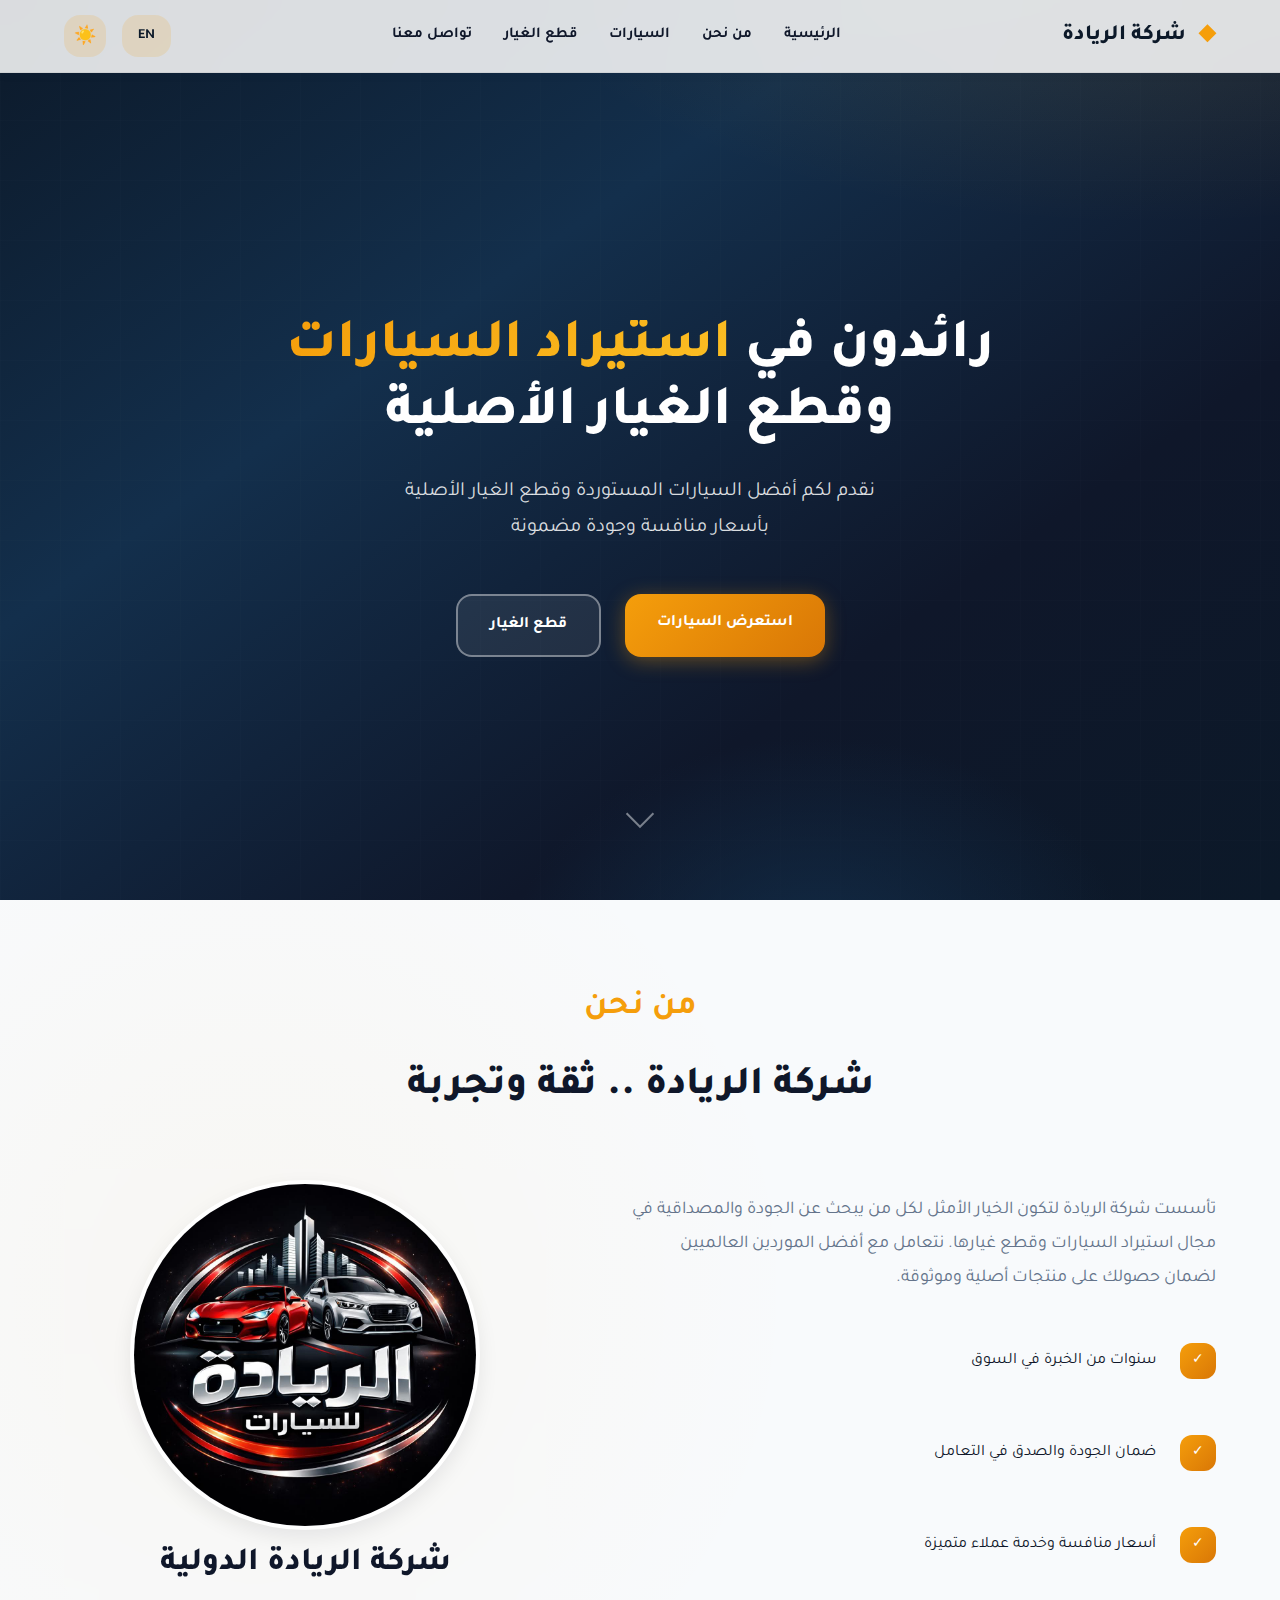
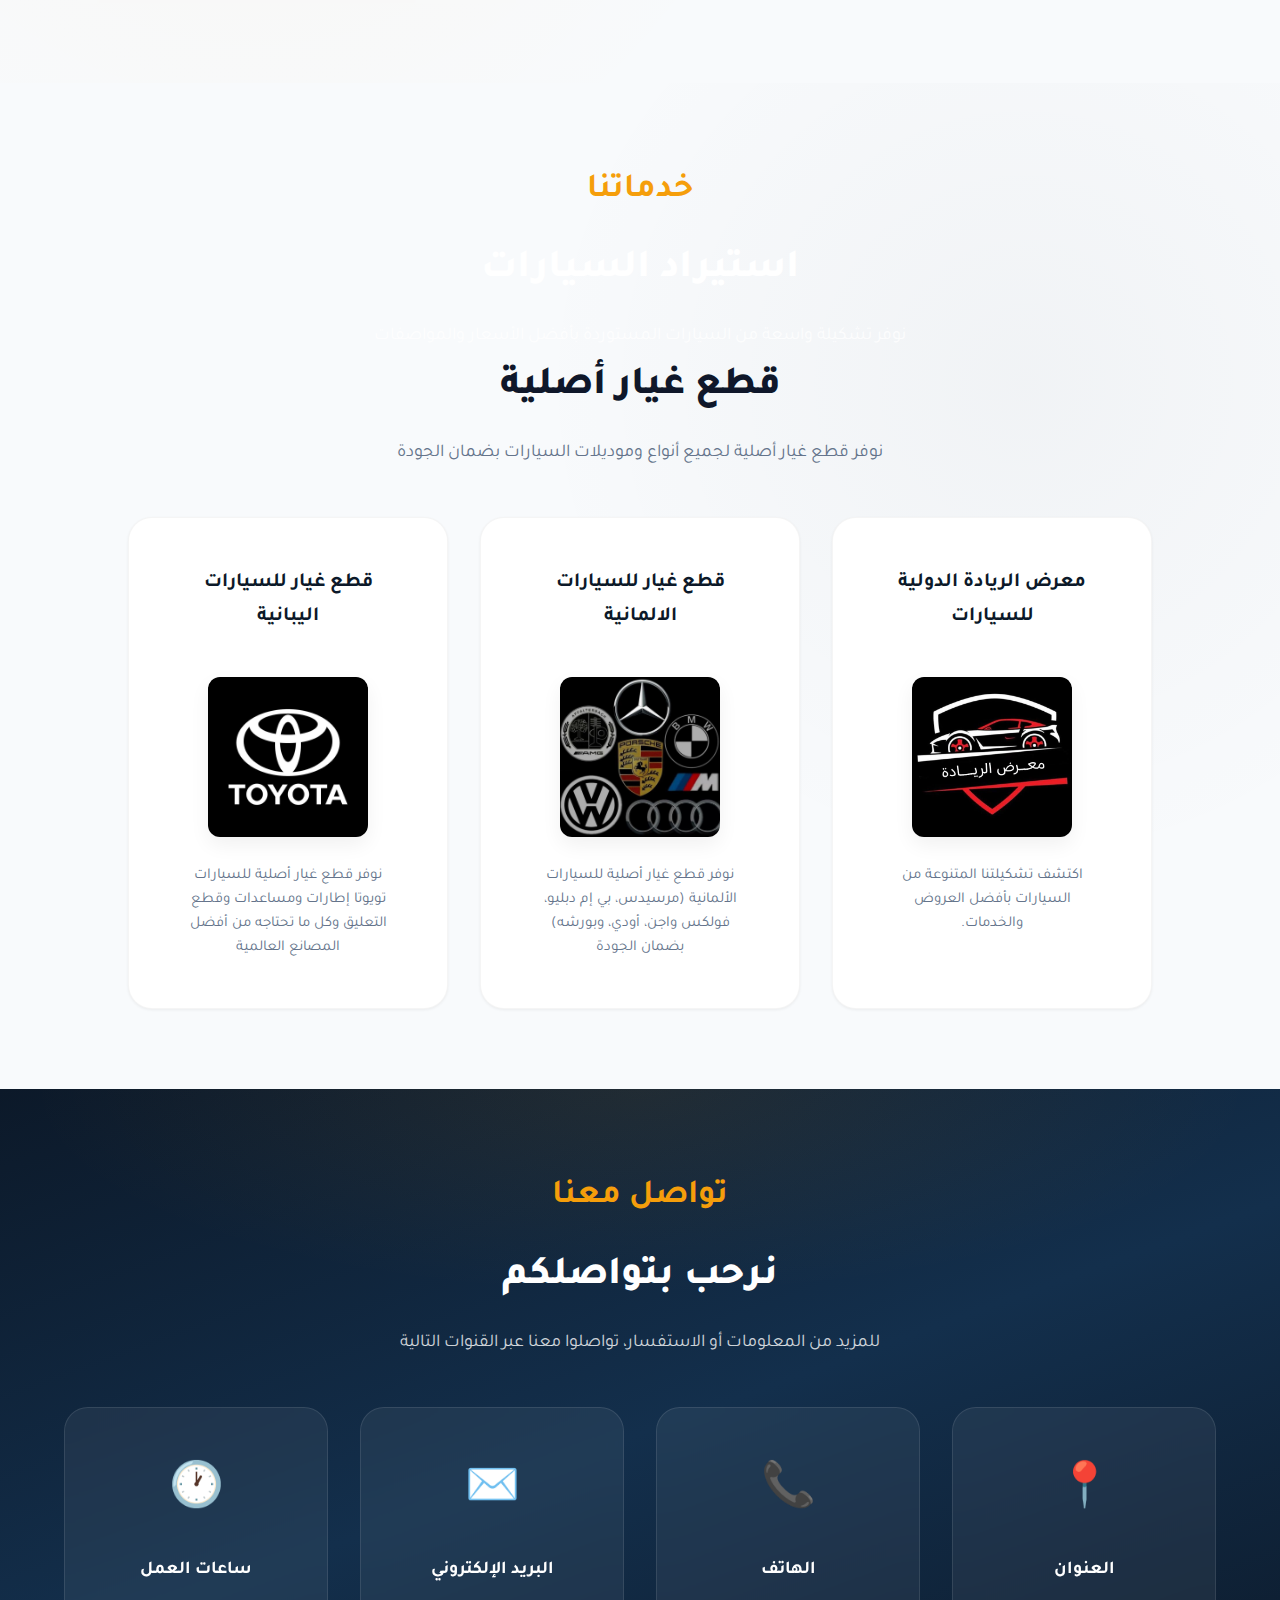
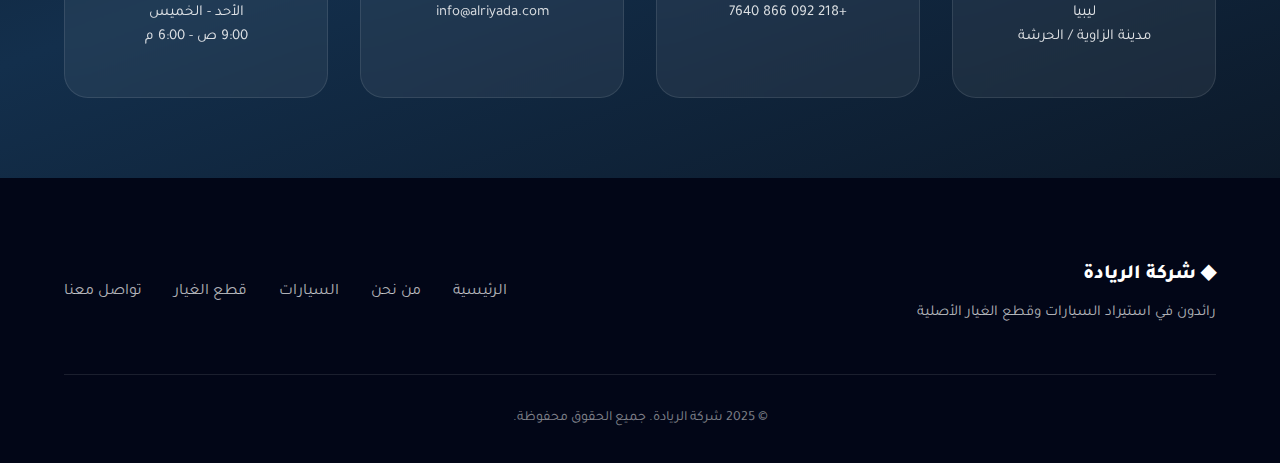
<file: index.html>
<!DOCTYPE html>
<html lang="ar" dir="rtl" id="html-root">

<head>
    <meta charset="UTF-8">
    <meta name="viewport" content="width=device-width, initial-scale=1.0">
    <meta name="description"
        content="شركة الريادة لاستيراد السيارات وقطع غيار السيارات - نوفر لكم أفضل السيارات والقطع الأصلية">
    <title>شركة الريادة | استيراد السيارات وقطع الغيار</title>
    <link rel="preconnect" href="https://fonts.googleapis.com">
    <link rel="preconnect" href="https://fonts.gstatic.com" crossorigin>
    <link
        href="https://fonts.googleapis.com/css2?family=Tajawal:wght@400;500;700;800&family=Inter:wght@400;500;700;800&display=swap"
        rel="stylesheet">
    <link rel="stylesheet" href="assets/css/style.css">
</head>

<body>
    <!-- ========== Header ========== -->
    <header class="header" id="header">
        <nav class="nav container">
            <a href="#" class="nav__logo">
                <span class="nav__logo-icon">◆</span>
                <span data-i18n="brand">شركة الريادة</span>
            </a>
            <ul class="nav__menu" id="nav-menu">
                <li class="nav__menu-actions">
                    <button class="nav__action-btn nav__action-btn--mobile" id="lang-toggle-mobile"
                        aria-label="تبديل اللغة">
                        <span class="nav__action-text">EN</span>
                    </button>
                    <button class="nav__action-btn nav__action-btn--theme nav__action-btn--mobile"
                        id="theme-toggle-mobile" aria-label="الوضع الداكن">
                        <span class="theme-icon-sun">☀️</span>
                        <span class="theme-icon-moon">🌙</span>
                    </button>
                </li>
                <li><a href="#hero" class="nav__link" data-i18n="nav.home">الرئيسية</a></li>
                <li><a href="#about" class="nav__link" data-i18n="nav.about">من نحن</a></li>
                <li><a href="#cars" class="nav__link" data-i18n="nav.cars">السيارات</a></li>
                <li><a href="#parts" class="nav__link" data-i18n="nav.parts">قطع الغيار</a></li>
                <li><a href="#contact" class="nav__link" data-i18n="nav.contact">تواصل معنا</a></li>
            </ul>
            <div class="nav__actions">
                <button class="nav__action-btn" id="lang-toggle" aria-label="تبديل اللغة" title="English / العربية">
                    <span class="nav__action-text">EN</span>
                </button>
                <button class="nav__action-btn nav__action-btn--theme" id="theme-toggle" aria-label="الوضع الداكن">
                    <span class="theme-icon-sun">☀️</span>
                    <span class="theme-icon-moon">🌙</span>
                </button>
            </div>
            <button class="nav__toggle" id="nav-toggle" aria-label="القائمة">
                <span></span>
                <span></span>
                <span></span>
            </button>
        </nav>
    </header>

    <main>
        <!-- ========== Hero Section ========== -->
        <section class="hero" id="hero">
            <div class="hero__overlay"></div>
            <div class="hero__content container">
                <h1 class="hero__title">
                    <span data-i18n="hero.title1">رائدون في</span>
                    <span class="hero__highlight" data-i18n="hero.title2">استيراد السيارات</span>
                    <br><span data-i18n="hero.title3">وقطع الغيار الأصلية</span>
                </h1>
                <p class="hero__description" data-i18n="hero.description">
                    نقدم لكم أفضل السيارات المستوردة وقطع الغيار الأصلية بأسعار منافسة وجودة مضمونة
                </p>
                <div class="hero__buttons">
                    <a href="#cars" class="btn btn--primary" data-i18n="hero.btnCars">استعرض السيارات</a>
                    <a href="#parts" class="btn btn--outline" data-i18n="hero.btnParts">قطع الغيار</a>
                </div>
            </div>
            <div class="hero__scroll">
                <a href="#about" class="hero__scroll-link" aria-label="للأسفل">
                    <span></span>
                </a>
            </div>
        </section>

        <!-- ========== About Section ========== -->
        <section class="about section" id="about">
            <div class="container">
                <div class="section__header">
                    <span class="section__tag" data-i18n="about.tag">من نحن</span>
                    <h2 class="section__title" data-i18n="about.title">شركة الريادة .. ثقة وتجربة</h2>
                </div>
                <div class="about__grid">
                    <div class="about__content">
                        <p class="about__text" data-i18n="about.text">
                            تأسست شركة الريادة لتكون الخيار الأمثل لكل من يبحث عن الجودة والمصداقية في مجال استيراد
                            السيارات وقطع غيارها. نتعامل مع أفضل الموردين العالميين لضمان حصولك على منتجات أصلية
                            وموثوقة.
                        </p>
                        <ul class="about__features">
                            <li>
                                <span class="about__feature-icon">✓</span>
                                <span data-i18n="about.feature1">سنوات من الخبرة في السوق</span>
                            </li>
                            <li>
                                <span class="about__feature-icon">✓</span>
                                <span data-i18n="about.feature2">ضمان الجودة والصدق في التعامل</span>
                            </li>
                            <li>
                                <span class="about__feature-icon">✓</span>
                                <span data-i18n="about.feature3">أسعار منافسة وخدمة عملاء متميزة</span>
                            </li>
                        </ul>
                    </div>
                    <article class="cars__card">
                        <img src="assets/images/logo/logo.jpg" alt="شعار شركة الريادة" class="logo_card__image">

                        <h1 class="logo_card__company" data-i18n="about.company">شركة الريادة الدولية</h1>
                    </article>
                </div>
            </div>
        </section>

        <!-- ========== Cars Section ========== -->
        <!-- <section class="cars section section--dark" id="cars">
            <div class="container">
                <div class="section__header">
                    <span class="section__tag section__tag--light" data-i18n="cars.tag">خدماتنا</span>
                    <h2 class="section__title section__title--light" data-i18n="cars.title">استيراد السيارات</h2>
                    <p class="section__description section__description--light" data-i18n="cars.description">
                        نوفر تشكيلة واسعة من السيارات المستوردة بأفضل الأسعار والمواصفات
                    </p>
                    <h2 class="section__title" data-i18n="parts.title">قطع غيار أصلية</h2>

                    <p class="section__description" data-i18n="parts.description">
                        نوفر قطع غيار أصلية لجميع أنواع وموديلات السيارات بضمان الجودة
                    </p>
                </div>
                <div class="parts__grid">
                    <a href="pages/showroom.html" class="parts__item parts__item--link">
                        <div class="parts__icon">
                            <img src="assets/images/logo/showroom.jpg" alt="">
                        </div>
                        <h3 data-i18n="parts.engine">معرض الريادة</h3>
                        <p data-i18n="cars.vanDesc">اكتشف تشكيلتنا المتنوعة من السيارات بأفضل العروض والخدمات.</p>
                    </a>
                    <a href="pages/german-parts.html" class="parts__item parts__item--link">
                        <div class="parts__icon">
                            <img src="assets/images/logo/grm.jpg" alt="">
                        </div>
                        <h3 data-i18n="parts.engine">قطع غيار للسيارات الالمانية</h3>
                        <p data-i18n="parts.engineDesc">قطع أصلية من أفضل المصانع العالمية</p>
                    </a>
                    <a href="pages/japanese-parts.html" class="parts__item parts__item--link">
                        <div class="parts__icon">
                            <img src="assets/images/logo/toyota.jpg" alt="">
                        </div>
                        <h3 data-i18n="parts.suspension">قطع غيار للسيارات اليبانية</h3>
                        <p data-i18n="parts.suspensionDesc">إطارات ومساعدات وقطع التعليق</p>
                    </a>
                </div>

            </div>
        </section> -->

        <!-- ========== Parts Section ========== -->
        <section class="parts section" id="parts">
            <div class="container">
                <div class="section__header">
                    <span class="section__tag section__tag--light" data-i18n="cars.tag">خدماتنا</span>
                    <h2 class="section__title section__title--light" data-i18n="cars.title">استيراد السيارات</h2>
                    <p class="section__description section__description--light" data-i18n="cars.description">
                        نوفر تشكيلة واسعة من السيارات المستوردة بأفضل الأسعار والمواصفات
                    </p>
                    <h2 class="section__title" data-i18n="parts.title">قطع غيار أصلية</h2>

                    <p class="section__description" data-i18n="parts.description">
                        نوفر قطع غيار أصلية لجميع أنواع وموديلات السيارات بضمان الجودة
                    </p>
                </div>
                <div class="parts__grid">
                    <a href="pages/showroom.html" class="parts__item parts__item--link">
                        <h3 data-i18n="parts.engine">معرض الريادة الدولية للسيارات</h3>
                        <br>
                        <div class="parts__icon">
                            <img src="assets/images/logo/showroom.jpg" alt="">
                        </div>
                        <br>
                        <p data-i18n="cars.vanDesc">اكتشف تشكيلتنا المتنوعة من السيارات بأفضل العروض والخدمات.</p>
                    </a>
                    <a href="pages/german-parts.html" class="parts__item parts__item--link">
                        <h3 data-i18n="parts.engine">قطع غيار للسيارات الالمانية</h3>
                        <br>
                        <div class="parts__icon">
                            <img src="assets/images/logo/grm.jpg" alt="">
                        </div>
                        <br>
                        <p data-i18n="parts.engineDesc"> نوفر قطع غيار أصلية للسيارات الألمانية (مرسيدس، بي إم دبليو،
                            فولكس واجن، أودي، وبورشه)
                            بضمان الجودة</p>
                    </a>
                    <a href="pages/japanese-parts.html" class="parts__item parts__item--link">
                        <h3 data-i18n="parts.suspension">قطع غيار للسيارات اليبانية</h3>
                        <br>
                        <div class="parts__icon">

                            <img src="assets/images/logo/toyota.jpg" alt="">
                        </div>
                        <br>
                        <p data-i18n="parts.suspensionDesc"> نوفر قطع غيار أصلية للسيارات تويوتا إطارات
                            ومساعدات وقطع التعليق وكل ما تحتاجه من أفضل المصانع العالمية</p>
                    </a>
                </div>
            </div>
        </section>

        <!-- ========== Contact Section ========== -->
        <section class="contact section section--dark" id="contact">
            <div class="container">
                <div class="section__header">
                    <span class="section__tag section__tag--light" data-i18n="contact.tag">تواصل معنا</span>
                    <h2 class="section__title section__title--light" data-i18n="contact.title">نرحب بتواصلكم</h2>
                    <p class="section__description section__description--light" data-i18n="contact.description">
                        للمزيد من المعلومات أو الاستفسار، تواصلوا معنا عبر القنوات التالية
                    </p>
                </div>
                <div class="contact__grid">
                    <div class="contact__card">
                        <span class="contact__icon">📍</span>
                        <h3 data-i18n="contact.address">العنوان</h3>
                        <p><span data-i18n="contact.addressValue">ليبيا</span><br><span
                                data-i18n="contact.addressCity">مدينة الزاوية / الحرشة</span></p>
                    </div>
                    <div class="contact__card">
                        <span class="contact__icon">📞</span>
                        <h3 data-i18n="contact.phone">الهاتف</h3>
                        <p>+218 092 866 7640</p>
                    </div>
                    <div class="contact__card">
                        <span class="contact__icon">✉️</span>
                        <h3 data-i18n="contact.email">البريد الإلكتروني</h3>
                        <p>info@alriyada.com</p>
                    </div>
                    <div class="contact__card">
                        <span class="contact__icon">🕐</span>
                        <h3 data-i18n="contact.hours">ساعات العمل</h3>
                        <p><span data-i18n="contact.hoursValue">الأحد - الخميس</span><br><span
                                data-i18n="contact.hoursTime">9:00 ص - 6:00 م</span></p>
                    </div>
                </div>
            </div>
        </section>
    </main>

    <!-- ========== Footer ========== -->
    <footer class="footer">
        <div class="container">
            <div class="footer__content">
                <div class="footer__brand">
                    <span class="footer__logo">◆ <span data-i18n="brand">شركة الريادة</span></span>
                    <p data-i18n="footer.tagline">رائدون في استيراد السيارات وقطع الغيار الأصلية</p>
                </div>
                <div class="footer__links">
                    <a href="#hero" data-i18n="nav.home">الرئيسية</a>
                    <a href="#about" data-i18n="nav.about">من نحن</a>
                    <a href="#cars" data-i18n="nav.cars">السيارات</a>
                    <a href="#parts" data-i18n="nav.parts">قطع الغيار</a>
                    <a href="#contact" data-i18n="nav.contact">تواصل معنا</a>
                </div>
            </div>
            <div class="footer__bottom">
                <p>© 2025 <span data-i18n="brand">شركة الريادة</span>. <span data-i18n="footer.rights">جميع الحقوق
                        محفوظة.</span></p>
            </div>
        </div>
    </footer>

    <script src="assets/js/i18n.js"></script>
    <script src="assets/js/main.js"></script>
</body>

</html>
</file>
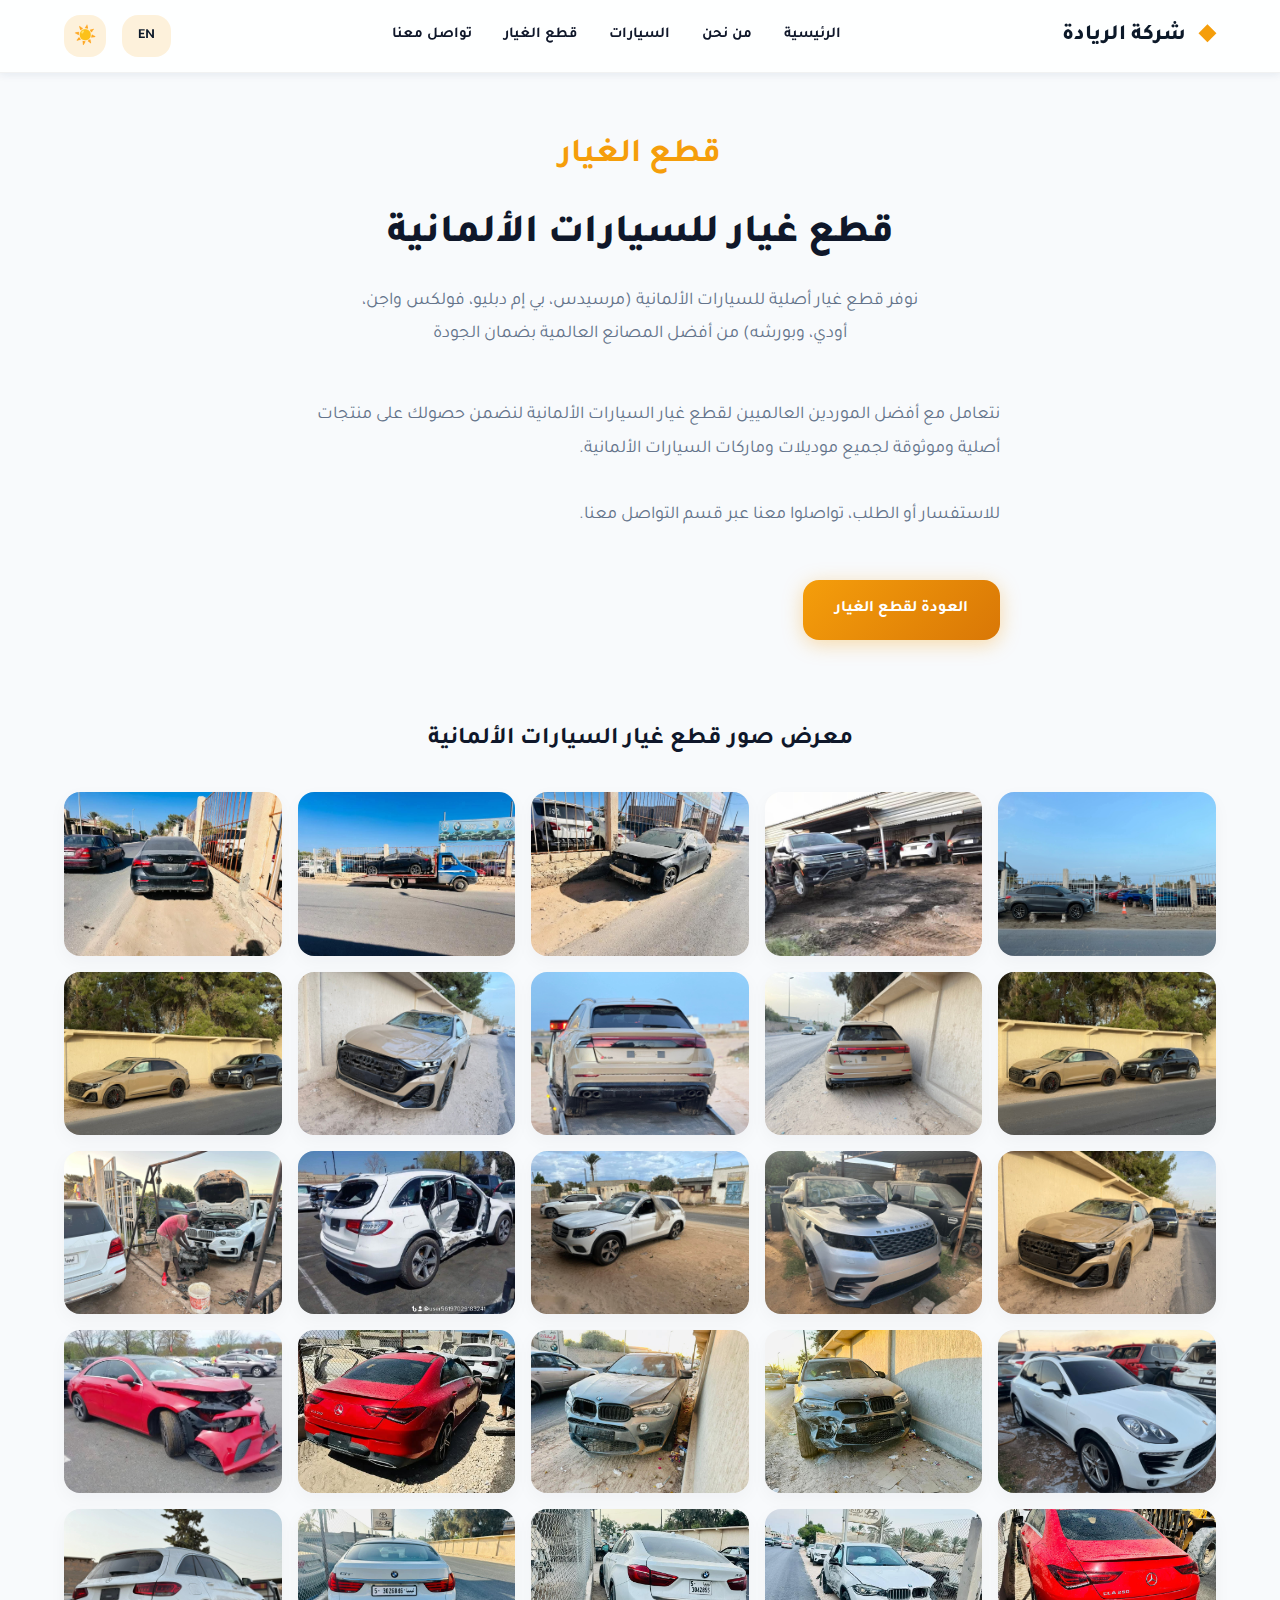
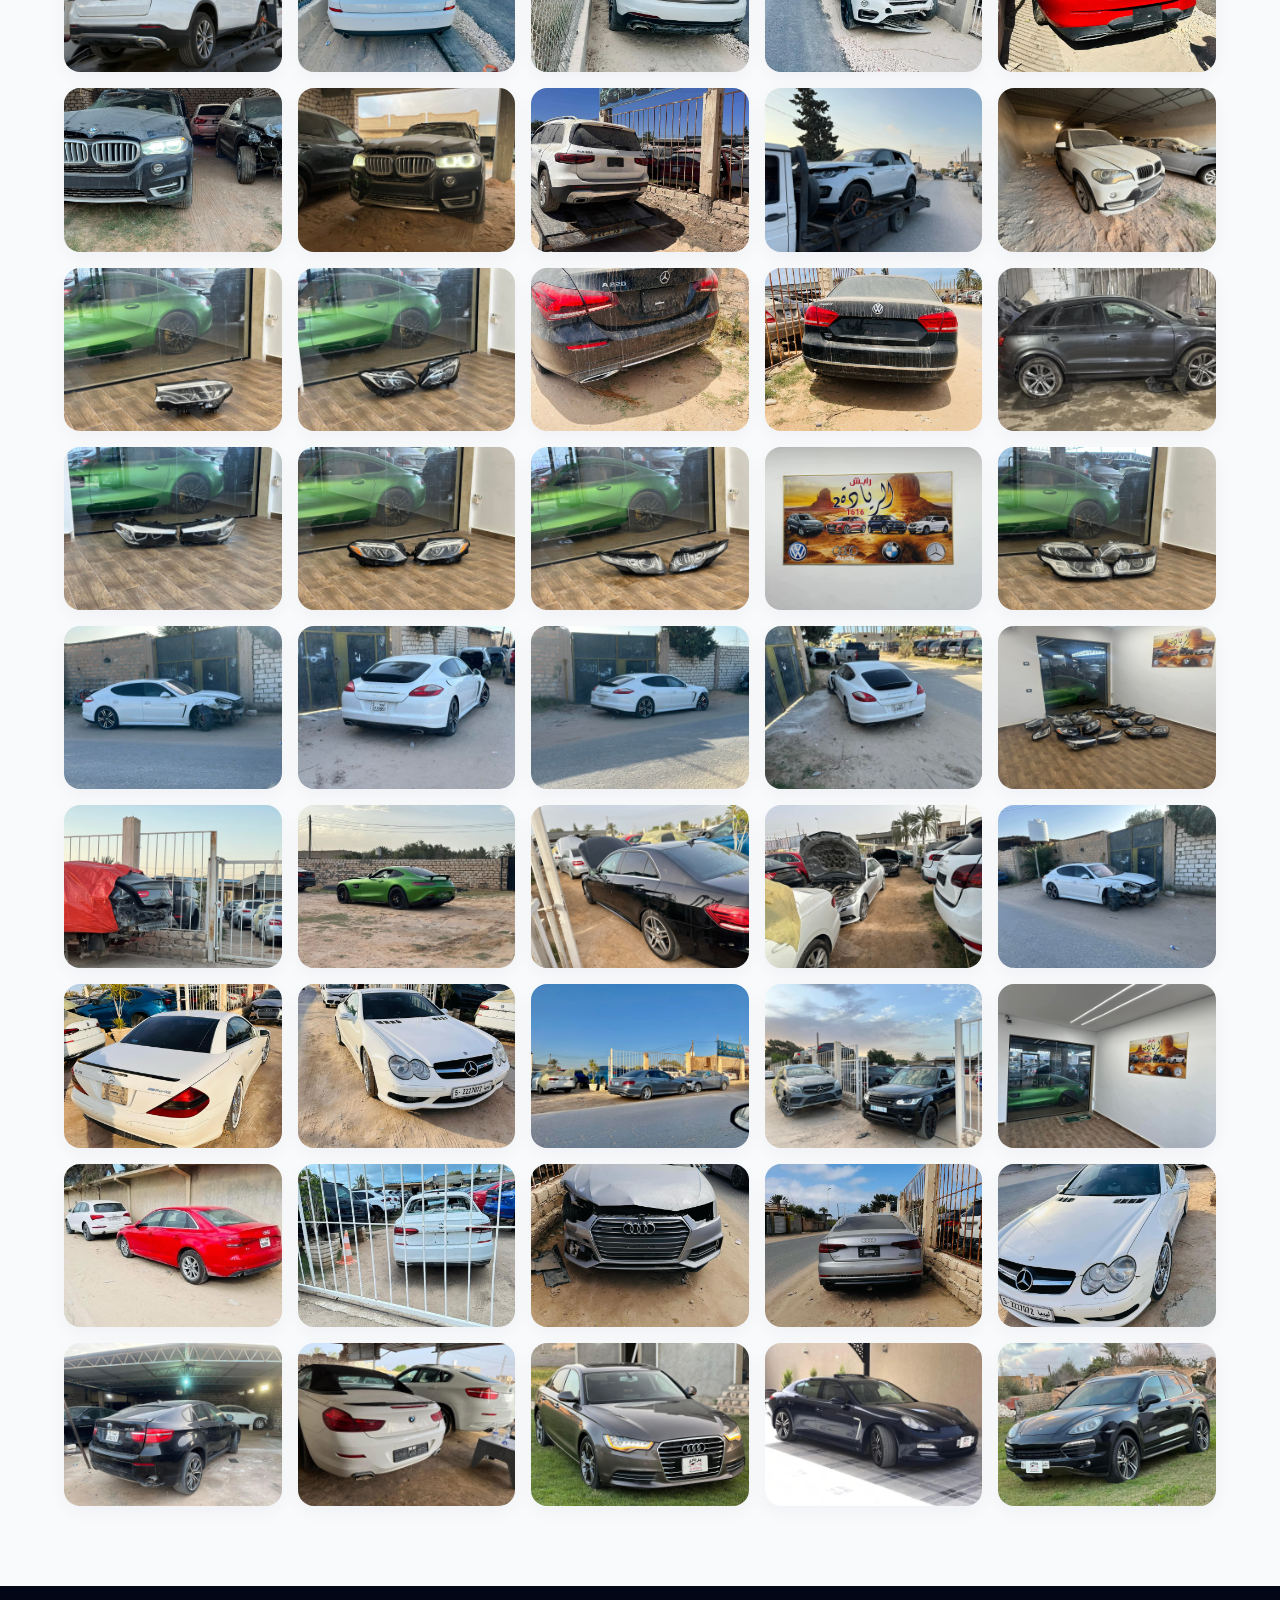
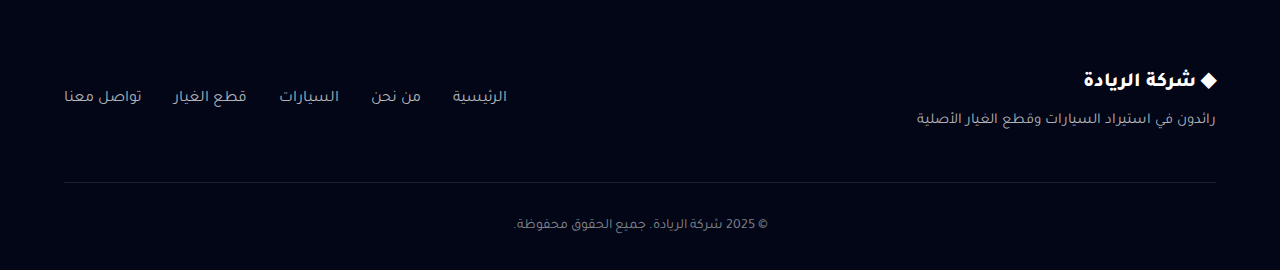
<file: pages/german-parts.html>
<!DOCTYPE html>
<html lang="ar" dir="rtl" id="html-root">

<head>
    <meta charset="UTF-8">
    <meta name="viewport" content="width=device-width, initial-scale=1.0">
    <meta name="description"
        content="قطع غيار للسيارات الألمانية - شركة الريادة توفر قطع أصلية من أفضل المصانع العالمية">
    <title>قطع غيار السيارات الألمانية | شركة الريادة</title>
    <link rel="preconnect" href="https://fonts.googleapis.com">
    <link rel="preconnect" href="https://fonts.gstatic.com" crossorigin>
    <link
        href="https://fonts.googleapis.com/css2?family=Tajawal:wght@400;500;700;800&family=Inter:wght@400;500;700;800&display=swap"
        rel="stylesheet">
    <link rel="stylesheet" href="../assets/css/style.css">
</head>

<body>
    <!-- ========== Header ========== -->
    <header class="header" id="header">
        <nav class="nav container">
            <a href="../index.html" class="nav__logo">
                <span class="nav__logo-icon">◆</span>
                <span>شركة الريادة</span>
            </a>
            <ul class="nav__menu" id="nav-menu">
                <li class="nav__menu-actions">
                    <button class="nav__action-btn nav__action-btn--mobile" id="lang-toggle-mobile"
                        aria-label="تبديل اللغة">
                        <span class="nav__action-text">EN</span>
                    </button>
                    <button class="nav__action-btn nav__action-btn--theme nav__action-btn--mobile"
                        id="theme-toggle-mobile" aria-label="الوضع الداكن">
                        <span class="theme-icon-sun">☀️</span>
                        <span class="theme-icon-moon">🌙</span>
                    </button>
                </li>
                <li><a href="../index.html#hero" class="nav__link">الرئيسية</a></li>
                <li><a href="../index.html#about" class="nav__link">من نحن</a></li>
                <li><a href="../index.html#cars" class="nav__link">السيارات</a></li>
                <li><a href="../index.html#parts" class="nav__link">قطع الغيار</a></li>
                <li><a href="../index.html#contact" class="nav__link">تواصل معنا</a></li>
            </ul>
            <div class="nav__actions">
                <button class="nav__action-btn" id="lang-toggle" aria-label="تبديل اللغة">
                    <span class="nav__action-text">EN</span>
                </button>
                <button class="nav__action-btn nav__action-btn--theme" id="theme-toggle" aria-label="الوضع الداكن">
                    <span class="theme-icon-sun">☀️</span>
                    <span class="theme-icon-moon">🌙</span>
                </button>
            </div>
            <button class="nav__toggle" id="nav-toggle" aria-label="القائمة">
                <span></span>
                <span></span>
                <span></span>
            </button>
        </nav>
    </header>

    <main>
        <section class="section" style="padding-top: 8rem;">
            <div class="container">
                <div class="section__header">
                    <span class="section__tag">قطع الغيار</span>
                    <h2 class="section__title">قطع غيار للسيارات الألمانية</h2>
                    <p class="section__description">
                        نوفر قطع غيار أصلية للسيارات الألمانية (مرسيدس، بي إم دبليو، فولكس واجن، أودي، وبورشه) من أفضل
                        المصانع العالمية بضمان الجودة
                    </p>
                </div>
                <div class="about__content" style="max-width: 720px; margin: 0 auto;">
                    <p class="about__text">
                        نتعامل مع أفضل الموردين العالميين لقطع غيار السيارات الألمانية لنضمن حصولك على منتجات أصلية
                        وموثوقة لجميع موديلات وماركات السيارات الألمانية.
                    </p>
                    <p class="about__text">
                        للاستفسار أو الطلب، تواصلوا معنا عبر قسم التواصل معنا.
                    </p>
                    <a href="../index.html#parts" class="btn btn--primary" style="margin-top: 1rem;">العودة لقطع
                        الغيار</a>
                </div>
                <div class="parts-gallery">
                    <h3 class="parts-gallery__title">معرض صور قطع غيار السيارات الألمانية</h3>
                    <div class="parts-gallery__grid" id="german-parts-grid">
                        <!-- سيملأ جافاسكربت هذا العنصر -->
                    </div>
                </div>
            </div>
        </section>
    </main>

    <!-- ========== Footer ========== -->
    <footer class="footer">
        <div class="container">
            <div class="footer__content">
                <div class="footer__brand">
                    <span class="footer__logo">◆ شركة الريادة</span>
                    <p>رائدون في استيراد السيارات وقطع الغيار الأصلية</p>
                </div>
                <div class="footer__links">
                    <a href="../index.html#hero">الرئيسية</a>
                    <a href="../index.html#about">من نحن</a>
                    <a href="../index.html#cars">السيارات</a>
                    <a href="../index.html#parts">قطع الغيار</a>
                    <a href="../index.html#contact">تواصل معنا</a>
                </div>
            </div>
            <div class="footer__bottom">
                <p>© 2025 شركة الريادة. جميع الحقوق محفوظة.</p>
            </div>
        </div>
    </footer>

    <script src="../assets/js/gallery.js"></script>
    <script>
        renderGallery('#german-parts-grid', [
            "../assets/images/german/img1.jpg",
            "../assets/images/german/img2.jpg",
            "../assets/images/german/img3.jpg",
            "../assets/images/german/img4.jpg",
            "../assets/images/german/img5.jpg",
            "../assets/images/german/img6.jpg",
            "../assets/images/german/img7.jpg",
            "../assets/images/german/img8.jpg",
            "../assets/images/german/img9.jpg",
            "../assets/images/german/img10.jpg",
            "../assets/images/german/img11.jpg",
            "../assets/images/german/img12.jpg",
            "../assets/images/german/img13.jpg",
            "../assets/images/german/img14.jpg",
            "../assets/images/german/img15.jpg",
            "../assets/images/german/img16.jpg",
            "../assets/images/german/img17.jpg",
            "../assets/images/german/img18.jpg",
            "../assets/images/german/img19.jpg",
            "../assets/images/german/img20.jpg",
            "../assets/images/german/img21.jpg",
            "../assets/images/german/img22.jpg",
            "../assets/images/german/img23.jpg",
            "../assets/images/german/img24.jpg",
            "../assets/images/german/img25.jpg",
            "../assets/images/german/img26.jpg",
            "../assets/images/german/img27.jpg",
            "../assets/images/german/img28.jpg",
            "../assets/images/german/img29.jpg",
            "../assets/images/german/img30.jpg",
            "../assets/images/german/img31.jpg",
            "../assets/images/german/img32.jpg",
            "../assets/images/german/img33.jpg",
            "../assets/images/german/img34.jpg",
            "../assets/images/german/img35.jpg",
            "../assets/images/german/img36.jpg",
            "../assets/images/german/img37.jpg",
            "../assets/images/german/img38.jpg",
            "../assets/images/german/img39.jpg",
            "../assets/images/german/img40.jpg",
            "../assets/images/german/img41.jpg",
            "../assets/images/german/img42.jpg",
            "../assets/images/german/img43.jpg",
            "../assets/images/german/img44.jpg",
            "../assets/images/german/img45.jpg",
            "../assets/images/german/img46.jpg",
            "../assets/images/german/img47.jpg",
            "../assets/images/german/img48.jpg",
            "../assets/images/german/img49.jpg",
            "../assets/images/german/img50.jpg",
            "../assets/images/german/img51.jpg",
            "../assets/images/german/img52.jpg",
            "../assets/images/german/img53.jpg",
            "../assets/images/german/img54.jpg",
            "../assets/images/german/img55.jpg",
            "../assets/images/german/img56.jpg",
            "../assets/images/german/img57.jpg",
            "../assets/images/german/img58.jpg",
            "../assets/images/german/img59.jpg",
            "../assets/images/german/img60.jpg",
            "../assets/images/german/img61.jpg",
            "../assets/images/german/img62.jpg",
            "../assets/images/german/img63.jpg",
            "../assets/images/german/img64.jpg",
            "../assets/images/german/img65.jpg",
        ]);
    </script>
    <script src="../assets/js/main.js"></script>
</body>

</html>
</file>
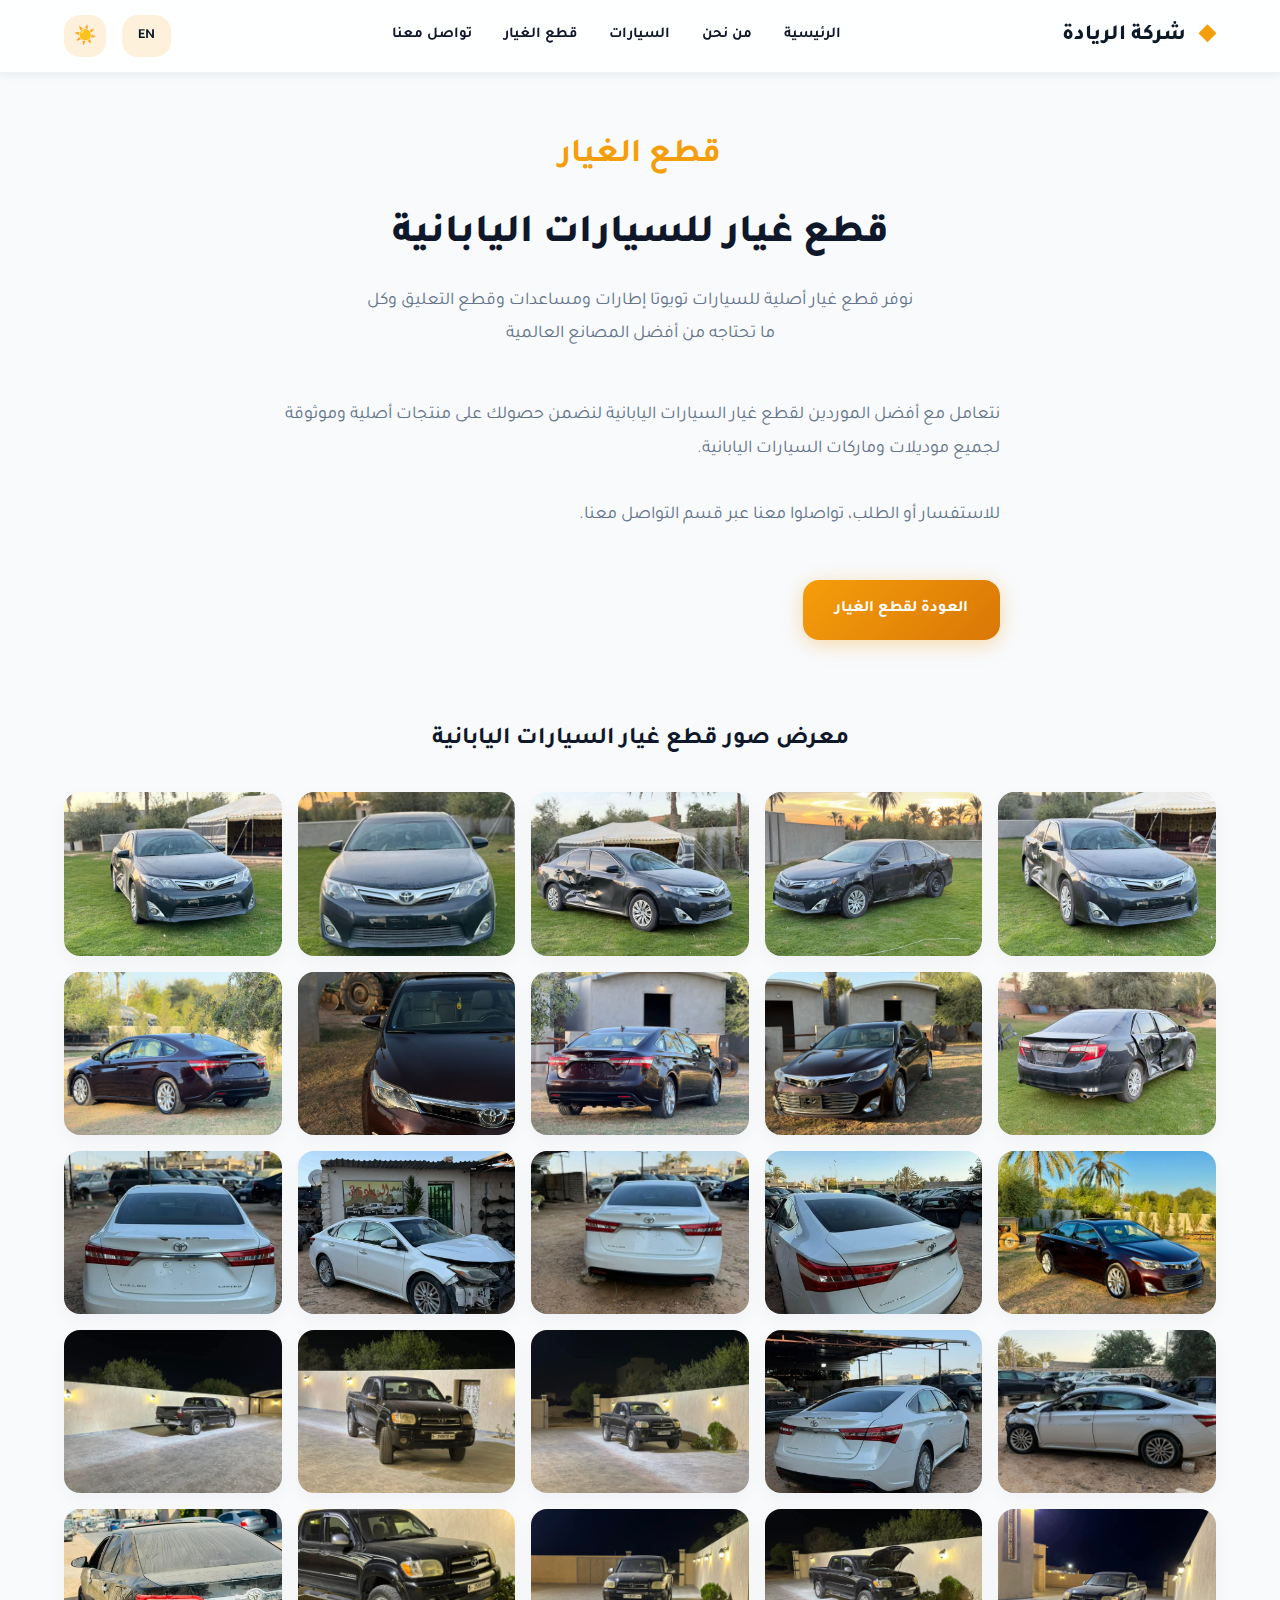
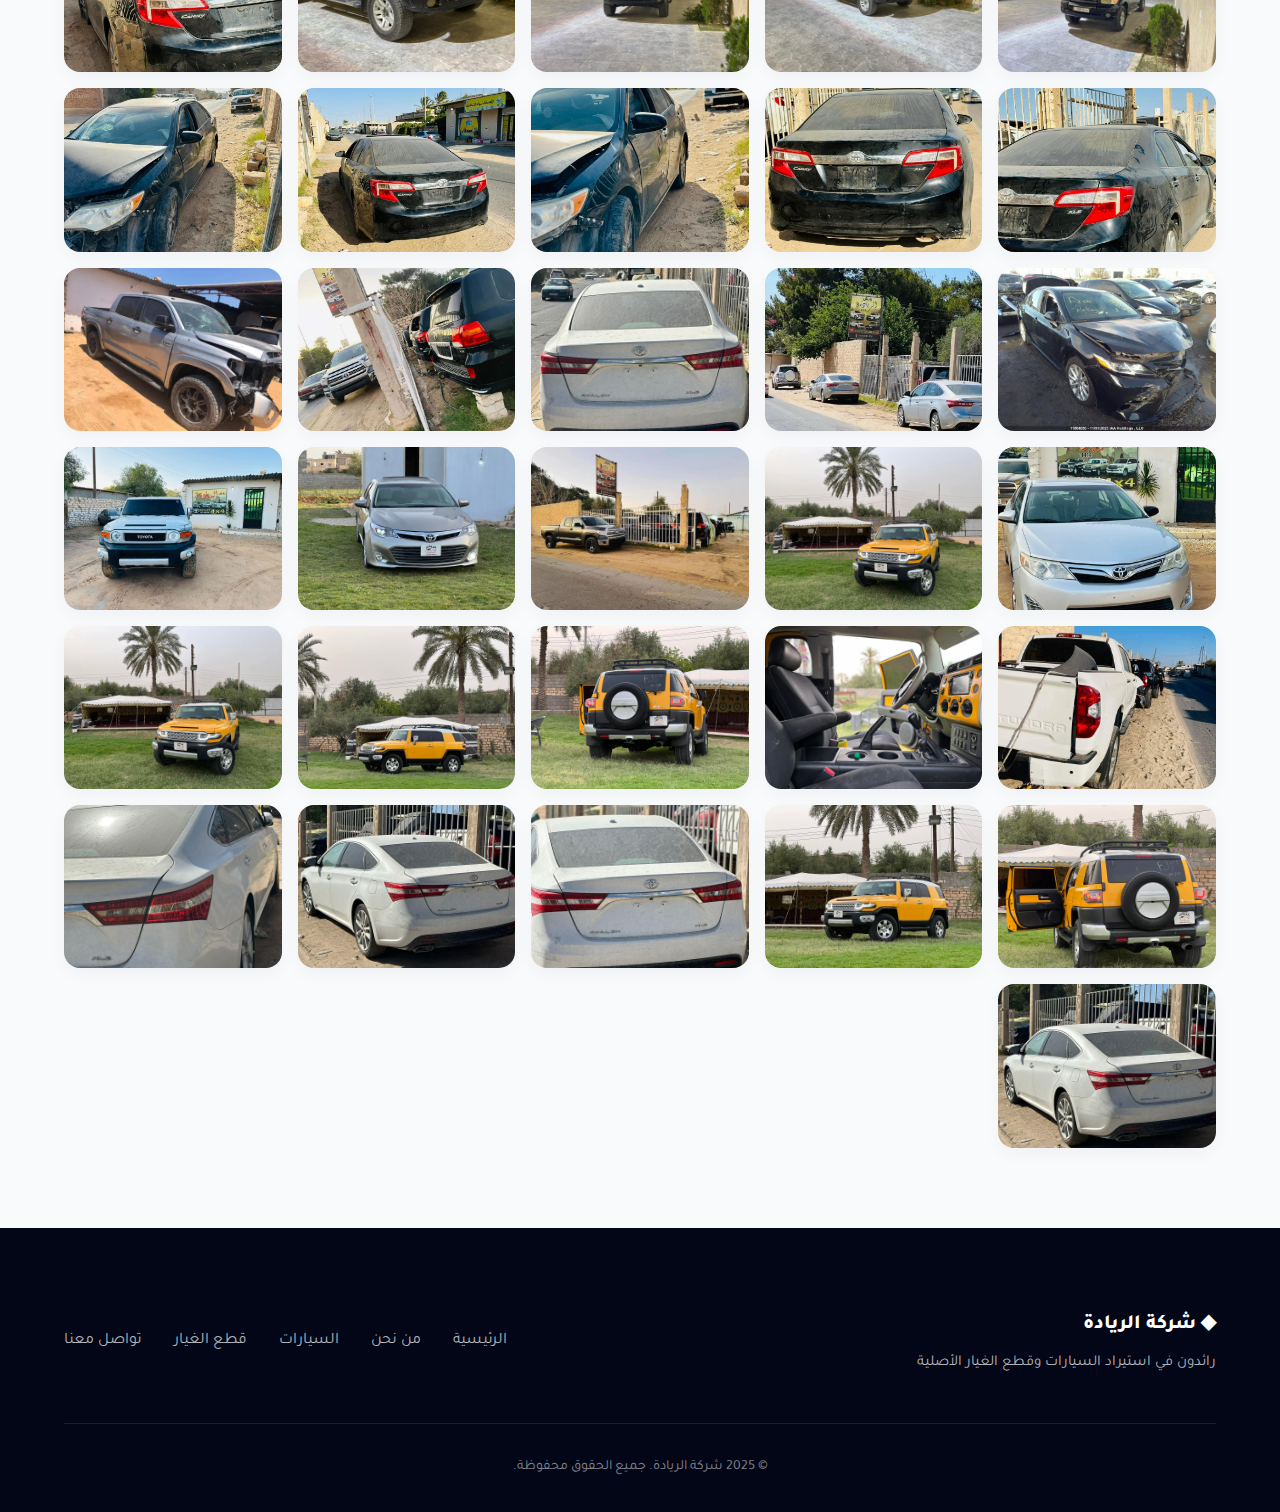
<file: pages/japanese-parts.html>
<!DOCTYPE html>
<html lang="ar" dir="rtl" id="html-root">

<head>
    <meta charset="UTF-8">
    <meta name="viewport" content="width=device-width, initial-scale=1.0">
    <meta name="description"
        content="قطع غيار للسيارات اليابانية - شركة الريادة توفر قطع أصلية من أفضل المصانع العالمية">
    <title>قطع غيار السيارات اليابانية | شركة الريادة</title>
    <link rel="preconnect" href="https://fonts.googleapis.com">
    <link rel="preconnect" href="https://fonts.gstatic.com" crossorigin>
    <link
        href="https://fonts.googleapis.com/css2?family=Tajawal:wght@400;500;700;800&family=Inter:wght@400;500;700;800&display=swap"
        rel="stylesheet">
    <link rel="stylesheet" href="../assets/css/style.css">
</head>

<body>
    <!-- ========== Header ========== -->
    <header class="header" id="header">
        <nav class="nav container">
            <a href="../index.html" class="nav__logo">
                <span class="nav__logo-icon">◆</span>
                <span>شركة الريادة</span>
            </a>
            <ul class="nav__menu" id="nav-menu">
                <li class="nav__menu-actions">
                    <button class="nav__action-btn nav__action-btn--mobile" id="lang-toggle-mobile"
                        aria-label="تبديل اللغة">
                        <span class="nav__action-text">EN</span>
                    </button>
                    <button class="nav__action-btn nav__action-btn--theme nav__action-btn--mobile"
                        id="theme-toggle-mobile" aria-label="الوضع الداكن">
                        <span class="theme-icon-sun">☀️</span>
                        <span class="theme-icon-moon">🌙</span>
                    </button>
                </li>
                <li><a href="../index.html#hero" class="nav__link">الرئيسية</a></li>
                <li><a href="../index.html#about" class="nav__link">من نحن</a></li>
                <li><a href="../index.html#cars" class="nav__link">السيارات</a></li>
                <li><a href="../index.html#parts" class="nav__link">قطع الغيار</a></li>
                <li><a href="../index.html#contact" class="nav__link">تواصل معنا</a></li>
            </ul>
            <div class="nav__actions">
                <button class="nav__action-btn" id="lang-toggle" aria-label="تبديل اللغة">
                    <span class="nav__action-text">EN</span>
                </button>
                <button class="nav__action-btn nav__action-btn--theme" id="theme-toggle" aria-label="الوضع الداكن">
                    <span class="theme-icon-sun">☀️</span>
                    <span class="theme-icon-moon">🌙</span>
                </button>
            </div>
            <button class="nav__toggle" id="nav-toggle" aria-label="القائمة">
                <span></span>
                <span></span>
                <span></span>
            </button>
        </nav>
    </header>

    <main>
        <section class="section" style="padding-top: 8rem;">
            <div class="container">
                <div class="section__header">
                    <span class="section__tag">قطع الغيار</span>
                    <h2 class="section__title">قطع غيار للسيارات اليابانية</h2>
                    <p class="section__description">
                        نوفر قطع غيار أصلية للسيارات تويوتا إطارات
                        ومساعدات وقطع التعليق وكل ما تحتاجه من أفضل المصانع العالمية
                    </p>
                </div>
                <div class="about__content" style="max-width: 720px; margin: 0 auto;">
                    <p class="about__text">
                        نتعامل مع أفضل الموردين لقطع غيار السيارات اليابانية لنضمن حصولك على منتجات أصلية وموثوقة لجميع
                        موديلات وماركات السيارات اليابانية.
                    </p>
                    <p class="about__text">
                        للاستفسار أو الطلب، تواصلوا معنا عبر قسم التواصل معنا.
                    </p>
                    <a href="../index.html#parts" class="btn btn--primary" style="margin-top: 1rem;">العودة لقطع
                        الغيار</a>
                </div>
                <div class="parts-gallery">
                    <h3 class="parts-gallery__title">معرض صور قطع غيار السيارات اليابانية</h3>
                    <div class="parts-gallery__grid" id="japanese-parts-grid">
                        <!-- سيملأ جافاسكربت هذا العنصر -->
                    </div>
                </div>
            </div>
        </section>
    </main>

    <!-- ========== Footer ========== -->
    <footer class="footer">
        <div class="container">
            <div class="footer__content">
                <div class="footer__brand">
                    <span class="footer__logo">◆ شركة الريادة</span>
                    <p>رائدون في استيراد السيارات وقطع الغيار الأصلية</p>
                </div>
                <div class="footer__links">
                    <a href="../index.html#hero">الرئيسية</a>
                    <a href="../index.html#about">من نحن</a>
                    <a href="../index.html#cars">السيارات</a>
                    <a href="../index.html#parts">قطع الغيار</a>
                    <a href="../index.html#contact">تواصل معنا</a>
                </div>
            </div>
            <div class="footer__bottom">
                <p>© 2025 شركة الريادة. جميع الحقوق محفوظة.</p>
            </div>
        </div>
    </footer>

    <script src="../assets/js/gallery.js"></script>
    <script>
        renderGallery('#japanese-parts-grid', [
            "../assets/images/japanes/img1.jpg",
            "../assets/images/japanes/img2.jpg",
            "../assets/images/japanes/img3.jpg",
            "../assets/images/japanes/img4.jpg",
            "../assets/images/japanes/img5.jpg",
            "../assets/images/japanes/img6.jpg",
            "../assets/images/japanes/img7.jpg",
            "../assets/images/japanes/img8.jpg",
            "../assets/images/japanes/img9.jpg",
            "../assets/images/japanes/img10.jpg",
            "../assets/images/japanes/img11.jpg",
            "../assets/images/japanes/img12.jpg",
            "../assets/images/japanes/img13.jpg",
            "../assets/images/japanes/img14.jpg",
            "../assets/images/japanes/img15.jpg",
            "../assets/images/japanes/img16.jpg",
            "../assets/images/japanes/img17.jpg",
            "../assets/images/japanes/img18.jpg",
            "../assets/images/japanes/img19.jpg",
            "../assets/images/japanes/img20.jpg",
            "../assets/images/japanes/img21.jpg",
            "../assets/images/japanes/img22.jpg",
            "../assets/images/japanes/img23.jpg",
            "../assets/images/japanes/img24.jpg",
            "../assets/images/japanes/img25.jpg",
            "../assets/images/japanes/img26.jpg",
            "../assets/images/japanes/img27.jpg",
            "../assets/images/japanes/img28.jpg",
            "../assets/images/japanes/img29.jpg",
            "../assets/images/japanes/img30.jpg",
            "../assets/images/japanes/img31.jpg",
            "../assets/images/japanes/img32.jpg",
            "../assets/images/japanes/img33.jpg",
            "../assets/images/japanes/img34.jpg",
            "../assets/images/japanes/img35.jpg",
            "../assets/images/japanes/img36.jpg",
            "../assets/images/japanes/img37.jpg",
            "../assets/images/japanes/img38.jpg",
            "../assets/images/japanes/img39.jpg",
            "../assets/images/japanes/img40.jpg",
            "../assets/images/japanes/img41.jpg",
            "../assets/images/japanes/img42.jpg",
            "../assets/images/japanes/img43.jpg",
            "../assets/images/japanes/img44.jpg",
            "../assets/images/japanes/img45.jpg",
            "../assets/images/japanes/img46.jpg",
            "../assets/images/japanes/img47.jpg",
            "../assets/images/japanes/img48.jpg",
            "../assets/images/japanes/img49.jpg",
            "../assets/images/japanes/img50.jpg",
            "../assets/images/japanes/img51.jpg",
        ]);
    </script>
    <script src="../assets/js/main.js"></script>
</body>

</html>
</file>
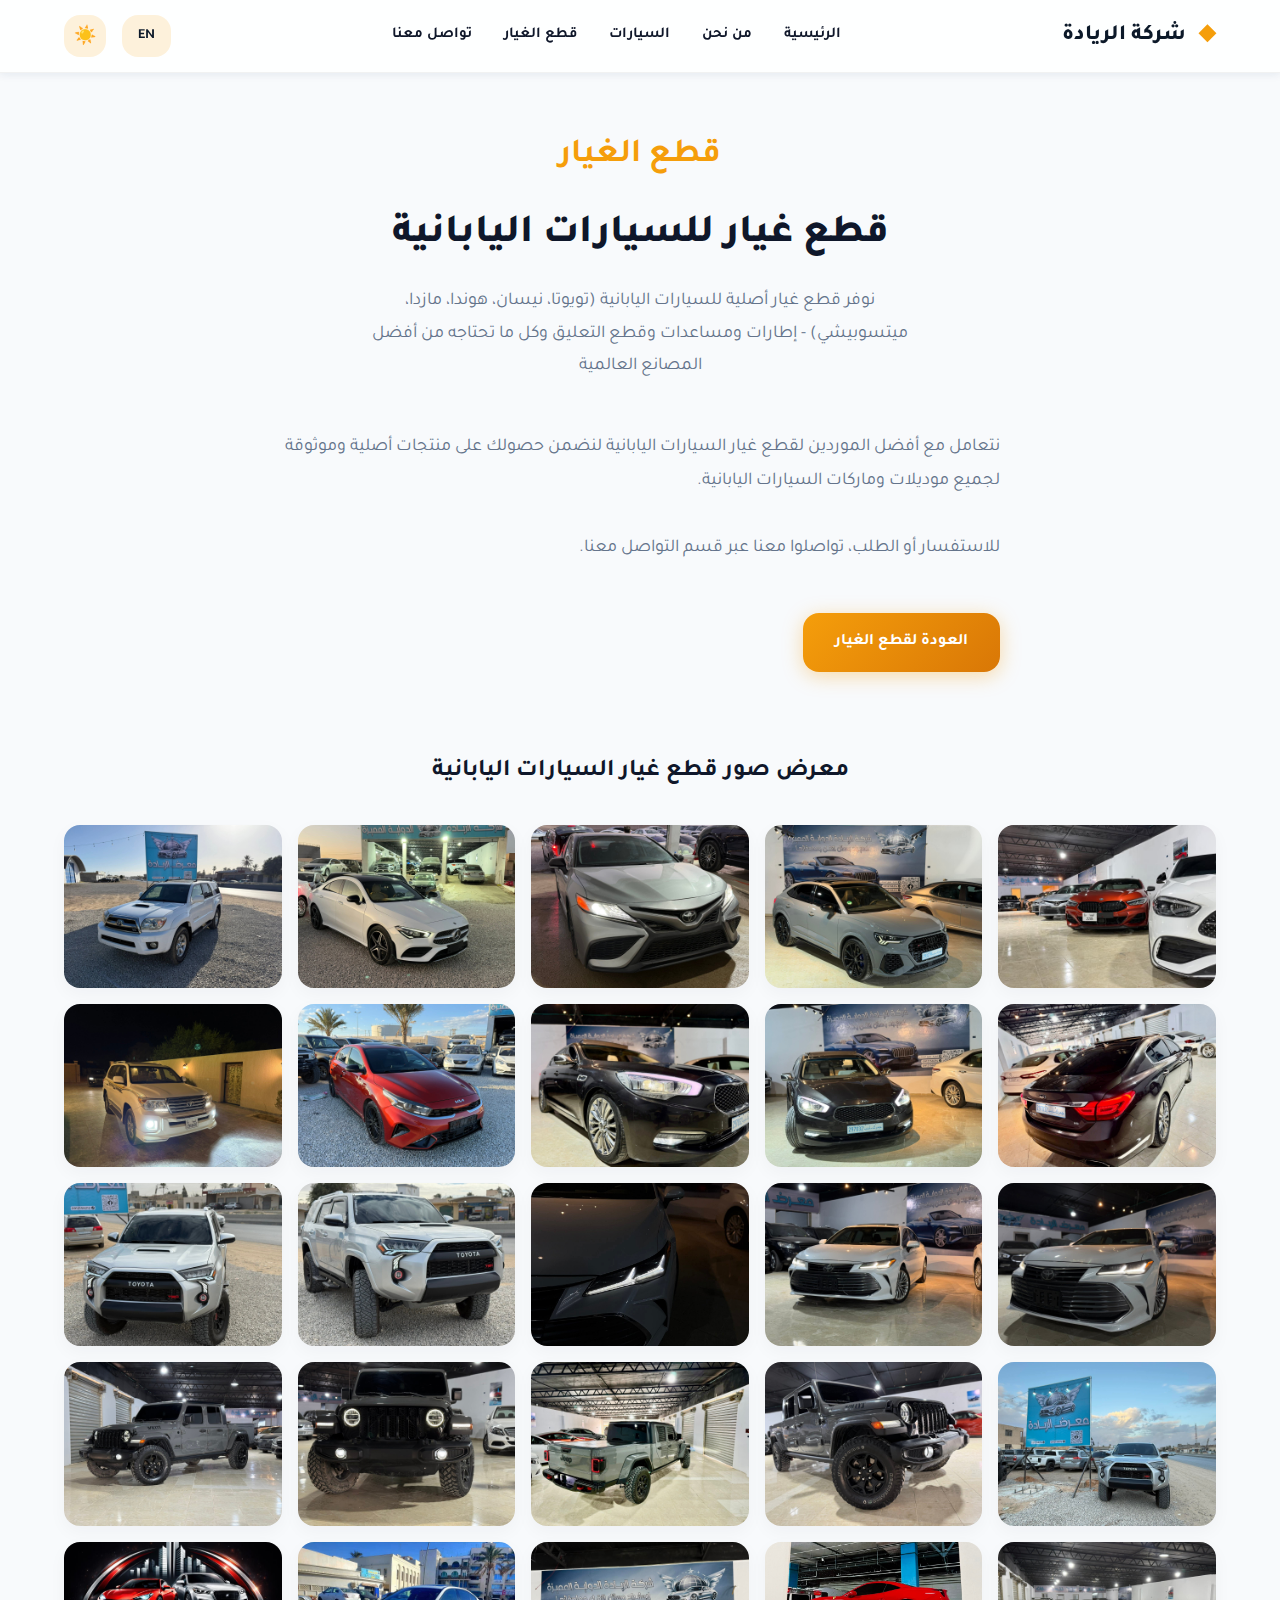
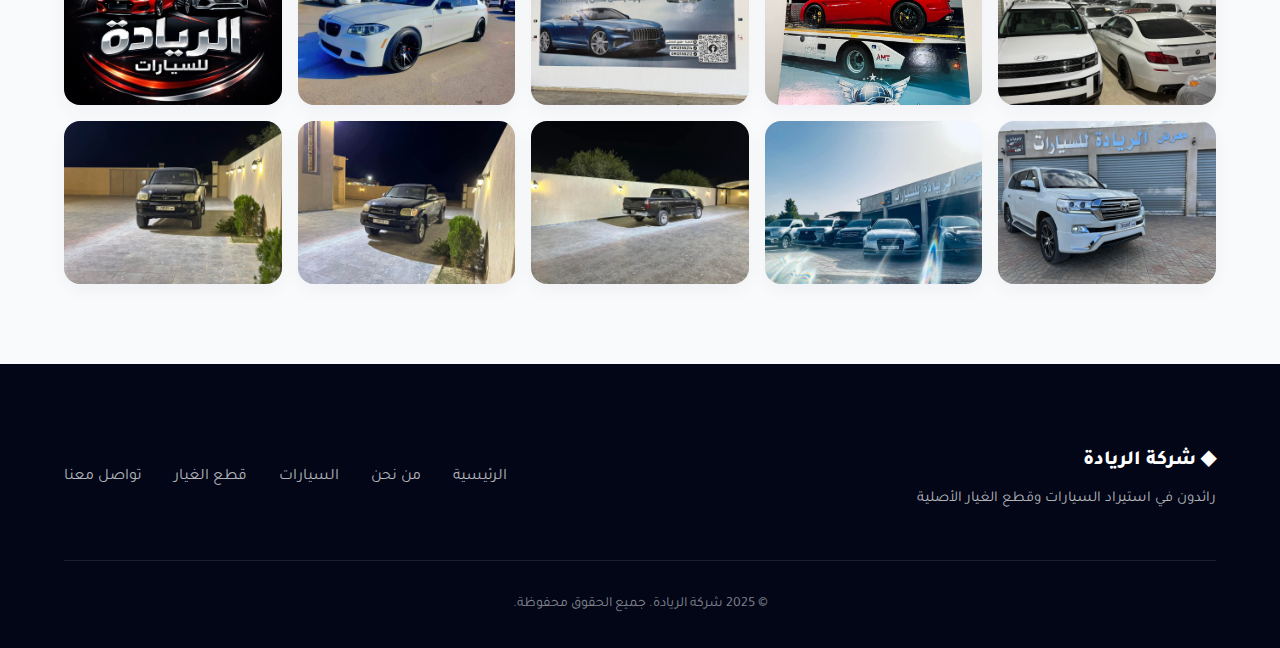
<file: pages/showroom.html>
<!DOCTYPE html>
<html lang="ar" dir="rtl" id="html-root">

<head>
    <meta charset="UTF-8">
    <meta name="viewport" content="width=device-width, initial-scale=1.0">
    <meta name="description"
        content="قطع غيار للسيارات اليابانية - شركة الريادة توفر قطع أصلية من أفضل المصانع العالمية">
    <title>قطع غيار السيارات اليابانية | شركة الريادة</title>
    <link rel="preconnect" href="https://fonts.googleapis.com">
    <link rel="preconnect" href="https://fonts.gstatic.com" crossorigin>
    <link
        href="https://fonts.googleapis.com/css2?family=Tajawal:wght@400;500;700;800&family=Inter:wght@400;500;700;800&display=swap"
        rel="stylesheet">
    <link rel="stylesheet" href="../assets/css/style.css">
</head>

<body>
    <!-- ========== Header ========== -->
    <header class="header" id="header">
        <nav class="nav container">
            <a href="../index.html" class="nav__logo">
                <span class="nav__logo-icon">◆</span>
                <span>شركة الريادة</span>
            </a>
            <ul class="nav__menu" id="nav-menu">
                <li class="nav__menu-actions">
                    <button class="nav__action-btn nav__action-btn--mobile" id="lang-toggle-mobile"
                        aria-label="تبديل اللغة">
                        <span class="nav__action-text">EN</span>
                    </button>
                    <button class="nav__action-btn nav__action-btn--theme nav__action-btn--mobile"
                        id="theme-toggle-mobile" aria-label="الوضع الداكن">
                        <span class="theme-icon-sun">☀️</span>
                        <span class="theme-icon-moon">🌙</span>
                    </button>
                </li>
                <li><a href="../index.html#hero" class="nav__link">الرئيسية</a></li>
                <li><a href="../index.html#about" class="nav__link">من نحن</a></li>
                <li><a href="../index.html#cars" class="nav__link">السيارات</a></li>
                <li><a href="../index.html#parts" class="nav__link">قطع الغيار</a></li>
                <li><a href="../index.html#contact" class="nav__link">تواصل معنا</a></li>
            </ul>
            <div class="nav__actions">
                <button class="nav__action-btn" id="lang-toggle" aria-label="تبديل اللغة">
                    <span class="nav__action-text">EN</span>
                </button>
                <button class="nav__action-btn nav__action-btn--theme" id="theme-toggle" aria-label="الوضع الداكن">
                    <span class="theme-icon-sun">☀️</span>
                    <span class="theme-icon-moon">🌙</span>
                </button>
            </div>
            <button class="nav__toggle" id="nav-toggle" aria-label="القائمة">
                <span></span>
                <span></span>
                <span></span>
            </button>
        </nav>
    </header>

    <main>
        <section class="section" style="padding-top: 8rem;">
            <div class="container">
                <div class="section__header">
                    <span class="section__tag">قطع الغيار</span>
                    <h2 class="section__title">قطع غيار للسيارات اليابانية</h2>
                    <p class="section__description">
                        نوفر قطع غيار أصلية للسيارات اليابانية (تويوتا، نيسان، هوندا، مازدا، ميتسوبيشي) - إطارات
                        ومساعدات وقطع التعليق وكل ما تحتاجه من أفضل المصانع العالمية
                    </p>
                </div>
                <div class="about__content" style="max-width: 720px; margin: 0 auto;">
                    <p class="about__text">
                        نتعامل مع أفضل الموردين لقطع غيار السيارات اليابانية لنضمن حصولك على منتجات أصلية وموثوقة لجميع
                        موديلات وماركات السيارات اليابانية.
                    </p>
                    <p class="about__text">
                        للاستفسار أو الطلب، تواصلوا معنا عبر قسم التواصل معنا.
                    </p>
                    <a href="../index.html#parts" class="btn btn--primary" style="margin-top: 1rem;">العودة لقطع
                        الغيار</a>
                </div>
                <div class="parts-gallery">
                    <h3 class="parts-gallery__title">معرض صور قطع غيار السيارات اليابانية</h3>
                    <div class="parts-gallery__grid" id="japanese-parts-grid">
                        <!-- سيملأ جافاسكربت هذا العنصر -->
                    </div>
                </div>
            </div>
        </section>
    </main>

    <!-- ========== Footer ========== -->
    <footer class="footer">
        <div class="container">
            <div class="footer__content">
                <div class="footer__brand">
                    <span class="footer__logo">◆ شركة الريادة</span>
                    <p>رائدون في استيراد السيارات وقطع الغيار الأصلية</p>
                </div>
                <div class="footer__links">
                    <a href="../index.html#hero">الرئيسية</a>
                    <a href="../index.html#about">من نحن</a>
                    <a href="../index.html#cars">السيارات</a>
                    <a href="../index.html#parts">قطع الغيار</a>
                    <a href="../index.html#contact">تواصل معنا</a>
                </div>
            </div>
            <div class="footer__bottom">
                <p>© 2025 شركة الريادة. جميع الحقوق محفوظة.</p>
            </div>
        </div>
    </footer>

    <script src="../assets/js/gallery.js"></script>
    <script>
        renderGallery('#japanese-parts-grid', [
            "../assets/images/showroom/img1.jpg",
            "../assets/images/showroom/img2.jpg",
            "../assets/images/showroom/img3.jpg",
            "../assets/images/showroom/img4.jpg",
            "../assets/images/showroom/img5.jpg",
            "../assets/images/showroom/img6.jpg",
            "../assets/images/showroom/img7.jpg",
            "../assets/images/showroom/img8.jpg",
            "../assets/images/showroom/img9.jpg",
            "../assets/images/showroom/img10.jpg",
            "../assets/images/showroom/img11.jpg",
            "../assets/images/showroom/img12.jpg",
            "../assets/images/showroom/img13.jpg",
            "../assets/images/showroom/img14.jpg",
            "../assets/images/showroom/img15.jpg",
            "../assets/images/showroom/img16.jpg",
            "../assets/images/showroom/img17.jpg",
            "../assets/images/showroom/img18.jpg",
            "../assets/images/showroom/img19.jpg",
            "../assets/images/showroom/img20.jpg",
            "../assets/images/showroom/img21.jpg",
            "../assets/images/showroom/img22.jpg",
            "../assets/images/showroom/img23.jpg",
            "../assets/images/showroom/img24.jpg",
            "../assets/images/showroom/img25.jpg",
            "../assets/images/showroom/img26.jpg",
            "../assets/images/showroom/img27.jpg",
            "../assets/images/showroom/img28.jpg",
            "../assets/images/showroom/img29.jpg",
            "../assets/images/showroom/img30.jpg",
        ]);
    </script>
    <script src="../assets/js/main.js"></script>
</body>

</html>
</file>
<file: assets/css/style.css>
/* ============================================
   شركة الريادة - تصميم محسّن
   استيراد السيارات وقطع الغيار
   ============================================ */

/* ---------- المتغيرات ---------- */
:root {
    --color-primary: #0c1929;
    --color-primary-light: #132f4c;
    --color-accent: #f59e0b;
    --color-accent-hover: #fbbf24;
    --color-accent-soft: rgba(245, 158, 11, 0.15);

    --color-text: #0f172a;
    --color-text-light: #64748b;
    --color-white: #ffffff;

    --color-bg: #f8fafc;
    --color-bg-card: #ffffff;

    --shadow-sm: 0 1px 3px rgba(0, 0, 0, 0.06);
    --shadow-md: 0 10px 40px -10px rgba(0, 0, 0, 0.15);
    --shadow-lg: 0 25px 50px -12px rgba(0, 0, 0, 0.2);
    --shadow-glow: 0 0 60px rgba(245, 158, 11, 0.15);

    --spacing-xs: 0.5rem;
    --spacing-sm: 1rem;
    --spacing-md: 1.5rem;
    --spacing-lg: 2rem;
    --spacing-xl: 3rem;
    --spacing-2xl: 5rem;

    --font-primary: 'Tajawal', sans-serif;

    --transition-fast: 0.2s ease;
    --transition-normal: 0.35s cubic-bezier(0.4, 0, 0.2, 1);

    --border-radius: 16px;
    --border-radius-lg: 24px;
    --border-radius-xl: 32px;
}

/* ---------- الوضع الداكن ---------- */
html.dark {
    color-scheme: dark;
    --color-text: #f1f5f9;
    --color-text-light: #94a3b8;
    --color-bg: #0f172a;
    --color-bg-card: #1e293b;
    --shadow-sm: 0 1px 3px rgba(0, 0, 0, 0.3);
    --shadow-md: 0 10px 40px -10px rgba(0, 0, 0, 0.5);
    --shadow-lg: 0 25px 50px -12px rgba(0, 0, 0, 0.6);
}

html.dark .header {
    background: rgba(15, 23, 42, 0.9);
}

html.dark .nav__logo,
html.dark .nav__link {
    color: var(--color-text);
}

html.dark .nav__menu {
    background: var(--color-bg-card);
}

html.dark .parts__item {
    background: var(--color-bg-card);
    border: 1px solid rgba(255, 255, 255, 0.06);
}

html.dark .parts__item h3 {
    color: var(--color-accent);
}

html.dark .footer {
    background: #020617;
}

html[dir="ltr"] body {
    font-family: 'Inter', 'Tajawal', sans-serif;
}

/* ---------- إعادة التعيين ---------- */
*,
*::before,
*::after {
    margin: 0;
    padding: 0;
    box-sizing: border-box;
}

html {
    scroll-behavior: smooth;
}

body {
    font-family: var(--font-primary);
    font-size: 1rem;
    line-height: 1.7;
    color: var(--color-text);
    background: var(--color-bg);
    overflow-x: hidden;
}

img {
    max-width: 100%;
    height: auto;
    display: block;
}

a {
    text-decoration: none;
    color: inherit;
    transition: color var(--transition-fast);
}

ul {
    list-style: none;
}

.container {
    width: 100%;
    max-width: 1200px;
    margin: 0 auto;
    padding: 0 var(--spacing-md);
}

/* ---------- الأقسام ---------- */
.section {
    padding: var(--spacing-2xl) 0;
}

.section--dark {
    background: linear-gradient(160deg, #0c1929 0%, #132f4c 50%, #0c1929 100%);
    position: relative;
    overflow: hidden;
}

.section--dark::before {
    content: '';
    position: absolute;
    inset: 0;
    background: radial-gradient(ellipse 80% 50% at 50% 0%, rgba(245, 158, 11, 0.08) 0%, transparent 60%);
    pointer-events: none;
}

.section__header {
    text-align: center;
    margin-bottom: var(--spacing-xl);
    position: relative;
}

.section__tag {
    display: inline-block;
    font-size: 2.1rem;
    font-weight: 700;
    color: var(--color-accent);
    text-transform: uppercase;
    letter-spacing: 3px;
    margin-bottom: var(--spacing-sm);
}

.section__tag--light {
    color: var(--color-accent);
}

.section__title {
    font-size: 2.5rem;
    font-weight: 800;
    color: var(--color-text);
    margin-bottom: var(--spacing-sm);
    letter-spacing: -0.02em;
}

.section__title--light {
    color: var(--color-white);
}

.section__description {
    font-size: 1.125rem;
    color: var(--color-text-light);
    max-width: 560px;
    margin: 0 auto;
    line-height: 1.8;
}

.section__description--light {
    color: rgba(255, 255, 255, 0.8);
}

/* ---------- الهيدر ---------- */
.header {
    position: fixed;
    top: 0;
    right: 0;
    left: 0;
    z-index: 1000;
    background: rgba(255, 255, 255, 0.85);
    backdrop-filter: blur(20px);
    -webkit-backdrop-filter: blur(20px);
    border-bottom: 1px solid rgba(0, 0, 0, 0.05);
    transition: all var(--transition-normal);
}

html.dark .header {
    background: rgba(15, 23, 42, 0.85);
    border-color: rgba(255, 255, 255, 0.05);
}

.nav {
    display: flex;
    align-items: center;
    justify-content: space-between;
    height: 72px;
}

.nav__logo {
    font-size: 1.35rem;
    font-weight: 800;
    color: var(--color-primary);
}

.nav__logo-icon {
    color: var(--color-accent);
    margin-left: var(--spacing-xs);
}

.nav__menu {
    display: flex;
    gap: var(--spacing-lg);
}

.nav__menu-actions {
    display: none;
}

.nav__actions {
    display: flex;
    align-items: center;
    gap: var(--spacing-sm);
}

.nav__action-btn {
    display: inline-flex;
    align-items: center;
    justify-content: center;
    min-width: 42px;
    height: 42px;
    padding: 0 var(--spacing-sm);
    background: var(--color-accent-soft);
    border: none;
    border-radius: var(--border-radius);
    font-family: var(--font-primary);
    font-weight: 700;
    font-size: 0.875rem;
    color: var(--color-primary);
    cursor: pointer;
    transition: all var(--transition-normal);
}

html.dark .nav__action-btn {
    background: rgba(245, 158, 11, 0.2);
    color: var(--color-accent);
}

.nav__action-btn:hover {
    background: var(--color-accent);
    color: var(--color-white);
}

.nav__action-btn--theme {
    width: 42px;
    padding: 0;
    font-size: 1.125rem;
}

.theme-icon-moon {
    display: none;
}

html.dark .theme-icon-sun {
    display: none;
}

html.dark .theme-icon-moon {
    display: inline;
}

.nav__link {
    font-weight: 600;
    color: var(--color-text);
    font-size: 0.9375rem;
}

.nav__link:hover {
    color: var(--color-accent);
}

.nav__toggle {
    display: none;
    flex-direction: column;
    gap: 6px;
    background: none;
    border: none;
    cursor: pointer;
    padding: var(--spacing-xs);
}

.nav__toggle span {
    width: 24px;
    height: 2.5px;
    background: var(--color-primary);
    border-radius: 2px;
    transition: all var(--transition-normal);
}

html.dark .nav__toggle span {
    background: var(--color-text);
}

.nav__toggle.active span:nth-child(1) {
    transform: rotate(45deg) translate(6px, 6px);
}

.nav__toggle.active span:nth-child(2) {
    opacity: 0;
}

.nav__toggle.active span:nth-child(3) {
    transform: rotate(-45deg) translate(6px, -6px);
}

/* ---------- Hero ---------- */
.hero {
    position: relative;
    min-height: 100vh;
    display: flex;
    align-items: center;
    justify-content: center;
    background: linear-gradient(145deg, #0c1929 0%, #132f4c 35%, #0f172a 70%, #0c1929 100%);
    padding-top: 72px;
    overflow: hidden;
}

.hero::before {
    content: '';
    position: absolute;
    top: -50%;
    left: -50%;
    width: 200%;
    height: 150%;
    background: radial-gradient(ellipse 50% 40% at 70% 30%, rgba(245, 158, 11, 0.12) 0%, transparent 50%);
    pointer-events: none;
}

.hero::after {
    content: '';
    position: absolute;
    bottom: -30%;
    right: -20%;
    width: 80%;
    height: 80%;
    background: radial-gradient(ellipse 50% 50% at 30% 70%, rgba(19, 47, 76, 0.8) 0%, transparent 60%);
    pointer-events: none;
}

.hero__overlay {
    position: absolute;
    inset: 0;
    background-image:
        linear-gradient(rgba(255, 255, 255, 0.02) 1px, transparent 1px),
        linear-gradient(90deg, rgba(255, 255, 255, 0.02) 1px, transparent 1px);
    background-size: 60px 60px;
    opacity: 0.5;
}

.hero__content {
    position: relative;
    z-index: 1;
    text-align: center;
}

.hero__title {
    font-size: 3.5rem;
    font-weight: 800;
    color: var(--color-white);
    line-height: 1.2;
    margin-bottom: var(--spacing-md);
    letter-spacing: -0.03em;
}

.hero__highlight {
    background: linear-gradient(135deg, var(--color-accent) 0%, var(--color-accent-hover) 100%);
    -webkit-background-clip: text;
    -webkit-text-fill-color: transparent;
    background-clip: text;
}

.hero__description {
    font-size: 1.25rem;
    color: rgba(255, 255, 255, 0.85);
    margin-bottom: var(--spacing-xl);
    max-width: 520px;
    margin-inline: auto;
    line-height: 1.8;
}

.hero__buttons {
    display: flex;
    gap: var(--spacing-md);
    justify-content: center;
    flex-wrap: wrap;
}

.hero__scroll {
    position: absolute;
    bottom: var(--spacing-xl);
    left: 50%;
    transform: translateX(-50%);
}

.hero__scroll-link {
    display: block;
    width: 48px;
    height: 48px;
}

.hero__scroll-link span {
    display: block;
    width: 20px;
    height: 20px;
    margin: 14px auto;
    border-right: 2.5px solid rgba(255, 255, 255, 0.5);
    border-bottom: 2.5px solid rgba(255, 255, 255, 0.5);
    transform: rotate(45deg);
    animation: scrollBounce 2s ease-in-out infinite;
}

@keyframes scrollBounce {

    0%,
    100% {
        transform: rotate(45deg) translateY(0);
        opacity: 0.5;
    }

    50% {
        transform: rotate(45deg) translateY(10px);
        opacity: 1;
    }
}

/* ---------- الأزرار ---------- */
.btn {
    display: inline-block;
    padding: 1rem 2rem;
    font-family: var(--font-primary);
    font-size: 1rem;
    font-weight: 700;
    border-radius: var(--border-radius);
    transition: all var(--transition-normal);
    cursor: pointer;
}

.btn--primary {
    background: linear-gradient(135deg, var(--color-accent) 0%, #d97706 100%);
    color: var(--color-white);
    border: none;
    box-shadow: 0 4px 20px rgba(245, 158, 11, 0.35);
}

.btn--primary:hover {
    transform: translateY(-3px);
    box-shadow: 0 8px 30px rgba(245, 158, 11, 0.45);
}

.btn--outline {
    background: rgba(255, 255, 255, 0.08);
    color: var(--color-white);
    border: 2px solid rgba(255, 255, 255, 0.4);
}

.btn--outline:hover {
    background: rgba(255, 255, 255, 0.15);
    border-color: var(--color-white);
}

/* ---------- من نحن ---------- */
.about {
    background: var(--color-bg);
    position: relative;
}

.about::before {
    content: '';
    position: absolute;
    top: 0;
    left: 0;
    right: 0;
    height: 100%;
    background-image: radial-gradient(circle at 20% 50%, rgba(245, 158, 11, 0.04) 0%, transparent 50%);
    pointer-events: none;
}

.about .container {
    position: relative;
}

.about__grid {
    display: grid;
    grid-template-columns: 1.1fr 0.9fr;
    gap: var(--spacing-2xl);
    align-items: center;
}

.about__text {
    font-size: 1.125rem;
    color: var(--color-text-light);
    margin-bottom: var(--spacing-lg);
    line-height: 1.9;
}

.about__features {
    display: flex;
    flex-direction: column;
    gap: var(--spacing-md);
}

.about__features li {
    display: flex;
    align-items: center;
    gap: var(--spacing-md);
    padding: var(--spacing-sm) 0;
}

.about__feature-icon {
    display: inline-flex;
    align-items: center;
    justify-content: center;
    width: 36px;
    height: 36px;
    min-width: 36px;
    background: linear-gradient(135deg, var(--color-accent) 0%, #d97706 100%);
    color: var(--color-white);
    border-radius: 12px;
    font-size: 0.875rem;
}



.about__card {
    display: flex;
    gap: 1rem;
    align-items: center;
    background: linear-gradient(180deg, var(--color-bg-card) 0%, #fbfdff 100%);
    padding: 1rem;
    border-radius: 14px;
    box-shadow: var(--shadow-md);
    border: 1px solid rgba(15, 23, 42, 0.04);
    max-width: 520px;
    width: 100%;
}

.about__logo-wrap {
    flex: 0 0 92px;
    height: 92px;
    display: flex;
    align-items: center;
    justify-content: center;
}

.about__logo {
    width: 84px;
    height: 84px;
    object-fit: cover;
    border-radius: 50%;
    border: 4px solid #fff;
    box-shadow: 0 8px 20px rgba(2, 6, 23, 0.08);
    background: #f5f7fa;
    display: block;
}

.about__card-body {
    flex: 1;
    min-width: 0;
}



.logo_card__image {

    width: 250px;
    height: 250px;
    object-fit: cover;
    border-radius: 50%;
    border: 4px solid #fff;
    box-shadow: 0 8px 20px rgba(2, 6, 23, 0.08);
    background: #f5f7fa;
    display: block;
}

.about__tagline {
    margin: 0 0 0.6rem 0;
    color: var(--color-text-light);
    font-size: 0.95rem;
    line-height: 1.2;
}

.about__actions {
    display: flex;
    gap: 0.5rem;
    flex-wrap: wrap;
    align-items: center;
}

/* كرت "من نحن" عمودي: أعلى ثلثين صورة وثلث أسفل به نص */
.about__card--vertical {
    display: grid;
    grid-template-rows: 2fr 1fr;
    /* ثلثان للصورة، ثلث للنص */
    width: 100%;
    max-width: 420px;
    border-radius: 14px;
    overflow: hidden;
    /* يضمن قص الصورة عند الزوايا */
    background: linear-gradient(180deg, #fff 0%, #fbfdff 100%);
    box-shadow: 0 10px 30px rgba(2, 6, 23, 0.06);
    border: 1px solid rgba(15, 23, 42, 0.04);
}



/* ---------- السيارات ---------- */
.cars__grid {
    display: grid;
    grid-template-columns: repeat(4, 1fr);
    gap: var(--spacing-lg);
}

.cars__card {
    background: rgba(255, 255, 255, 0.06);
    backdrop-filter: blur(12px);
    border: 1px solid rgba(255, 255, 255, 0.1);
    border-radius: var(--border-radius-lg);
    padding: var(--spacing-xl);
    text-align: center;
    transition: all var(--transition-normal);
}

.cars__card:hover {
    background: rgba(255, 255, 255, 0.12);
    border-color: rgba(245, 158, 11, 0.3);
    transform: translateY(-8px);
    box-shadow: 0 20px 40px -15px rgba(0, 0, 0, 0.4);
}

.cars__card-icon {
    font-size: 3.5rem;
    margin-bottom: var(--spacing-md);
}

.cars__card h3 {
    color: var(--color-white);
    font-size: 1.25rem;
    margin-bottom: var(--spacing-sm);
}

.cars__card p {
    color: rgba(255, 255, 255, 0.75);
    font-size: 0.9375rem;
    line-height: 1.6;
}

/* ---------- قطع الغيار ---------- */
.parts {
    background: var(--color-bg);
    position: relative;
}

.parts::before {
    content: '';
    position: absolute;
    top: 0;
    left: 0;
    right: 0;
    height: 100%;
    background-image: radial-gradient(circle at 80% 30%, rgba(12, 25, 41, 0.03) 0%, transparent 40%);
    pointer-events: none;
}

html.dark .parts::before {
    background-image: radial-gradient(circle at 80% 30%, rgba(245, 158, 11, 0.03) 0%, transparent 40%);
}

.parts .container {
    position: relative;
}

.parts__grid {
    display: flex;
    justify-content: center;
    align-items: stretch;
    flex-wrap: wrap;
    gap: var(--spacing-lg);
}

.parts__item {
    flex: 0 1 320px;
    max-width: 360px;
    background: var(--color-bg-card);
    border-radius: var(--border-radius-lg);
    padding: var(--spacing-xl);
    text-align: center;
    box-shadow: var(--shadow-sm);
    border: 1px solid rgba(0, 0, 0, 0.04);
    transition: all var(--transition-normal);
    min-height: 380px;
    display: flex;
    flex-direction: column;
    align-items: center;
    justify-content: flex-start;
}

.parts__item--link {
    display: block;
    cursor: pointer;
    color: inherit;
    text-decoration: none;
}

html.dark .parts__item {
    border-color: rgba(255, 255, 255, 0.06);
}

.parts__item:hover {
    transform: translateY(-8px);
    box-shadow: var(--shadow-lg);
    border-color: var(--color-accent);
}

.parts__icon {
    width: 160px;
    height: 160px;
    margin: auto;
    /* centers horizontally and vertically within the flex column */
    display: flex;
    align-items: center;
    justify-content: center;
    overflow: hidden;
    border-radius: 12px;
    background: linear-gradient(180deg, #ffffff 0%, #f3f4f6 100%);
    box-shadow: 0 8px 20px rgba(2, 6, 23, 0.06);
}

.parts__icon img {
    width: 100%;
    height: 100%;
    object-fit: cover;
    object-position: center;
    display: block;
    transition: transform .35s ease;
}

.parts__item:hover .parts__icon img {
    transform: scale(1.05);
}

.parts__item h3 {
    color: var(--color-primary);
    font-size: 1.25rem;
    margin-bottom: var(--spacing-sm);
}

html.dark .parts__item h3 {
    color: var(--color-text);
}

.parts__item p {
    color: var(--color-text-light);
    font-size: 0.9375rem;
    line-height: 1.6;
}

/* ---------- معرض صور قطع الغيار ---------- */
.parts-gallery {
    margin-top: var(--spacing-2xl);
}

.parts-gallery__title {
    font-size: 1.5rem;
    font-weight: 700;
    color: var(--color-text);
    margin-bottom: var(--spacing-lg);
    text-align: center;
}

html.dark .parts-gallery__title {
    color: var(--color-text);
}

.parts-gallery__grid {
    display: grid;
    gap: 1rem;
    grid-template-columns: repeat(auto-fit, minmax(180px, 1fr));
    align-items: start;
}

/* Each tile keeps the same visual size via aspect-ratio and hides overflow for rounded corners */
.parts-gallery__item {
    aspect-ratio: 4 / 3;
    /* غيّر إلى 1 / 1 للمربعات */
    overflow: hidden;
    border-radius: 16px;
    background: #f7f7f7;
    box-shadow: 0 6px 18px rgba(16, 24, 40, 0.04);
}

/* Images are center-cropped and fill the tile */
.parts-gallery__item img {
    width: 100%;
    height: 100%;
    object-fit: cover;
    object-position: center;
    display: block;
    transition: transform .25s ease;
}

/* خفيف تكبير عند التحويم */
.parts-gallery__item:hover img {
    transform: scale(1.04);
}

@media (max-width: 992px) {
    .parts-gallery__grid {
        grid-template-columns: repeat(3, 1fr);
    }
}

@media (max-width: 768px) {
    .parts-gallery__grid {
        grid-template-columns: repeat(2, 1fr);
        gap: var(--spacing-md);
    }
}

@media (max-width: 480px) {
    .parts-gallery__grid {
        grid-template-columns: 1fr;
    }
}

/* ---------- التواصل ---------- */
.contact__grid {
    display: grid;
    grid-template-columns: repeat(4, 1fr);
    gap: var(--spacing-lg);
}

.contact__card {
    background: rgba(255, 255, 255, 0.06);
    backdrop-filter: blur(12px);
    border: 1px solid rgba(255, 255, 255, 0.1);
    border-radius: var(--border-radius-lg);
    padding: var(--spacing-xl);
    text-align: center;
    transition: all var(--transition-normal);
}

.contact__card:hover {
    background: rgba(255, 255, 255, 0.1);
    border-color: rgba(245, 158, 11, 0.3);
}

.contact__icon {
    font-size: 2.75rem;
    display: block;
    margin-bottom: var(--spacing-md);
}

.contact__card h3 {
    color: var(--color-white);
    font-size: 1.125rem;
    margin-bottom: var(--spacing-sm);
}

.contact__card p {
    color: rgba(255, 255, 255, 0.85);
    font-size: 0.9375rem;
    line-height: 1.6;
}

/* ---------- الفوتر ---------- */
.footer {
    background: #020617;
    color: var(--color-white);
    padding: var(--spacing-2xl) 0 var(--spacing-lg);
}

.footer__content {
    display: flex;
    justify-content: space-between;
    align-items: center;
    flex-wrap: wrap;
    gap: var(--spacing-xl);
    padding-bottom: var(--spacing-xl);
    border-bottom: 1px solid rgba(255, 255, 255, 0.1);
}

.footer__logo {
    font-size: 1.25rem;
    font-weight: 800;
}

.footer__brand p {
    color: rgba(255, 255, 255, 0.7);
    font-size: 0.9375rem;
    margin-top: var(--spacing-xs);
}

.footer__links {
    display: flex;
    gap: var(--spacing-lg);
}

.footer__links a {
    color: rgba(255, 255, 255, 0.7);
}

.footer__links a:hover {
    color: var(--color-accent);
}

.footer__bottom {
    text-align: center;
    padding-top: var(--spacing-lg);
}

.footer__bottom p {
    color: rgba(255, 255, 255, 0.5);
    font-size: 0.875rem;
}

/* ---------- Responsive ---------- */
@media (max-width: 992px) {
    .hero__title {
        font-size: 2.5rem;
    }

    .about__grid {
        grid-template-columns: 1fr;
        gap: var(--spacing-xl);
    }


    .cars__grid,
    .parts__grid {
        grid-template-columns: repeat(2, 1fr);
    }

    .contact__grid {
        grid-template-columns: repeat(2, 1fr);
    }
}

@media (max-width: 768px) {
    .nav__actions {
        display: none;
    }

    .nav__menu-actions {
        display: flex !important;
        gap: var(--spacing-sm);
        padding-bottom: var(--spacing-md);
        border-bottom: 1px solid rgba(0, 0, 0, 0.08);
        margin-bottom: var(--spacing-sm);
    }

    html.dark .nav__menu-actions {
        border-color: rgba(255, 255, 255, 0.1);
    }

    .nav__menu-actions .nav__action-btn {
        flex: 1;
    }

    .nav__menu {
        position: fixed;
        top: 72px;
        right: -100%;
        width: 85%;
        max-width: 320px;
        height: calc(100vh - 72px);
        background: var(--color-bg-card);
        flex-direction: column;
        padding: var(--spacing-xl);
        box-shadow: -20px 0 60px rgba(0, 0, 0, 0.15);
        transition: right var(--transition-normal);
    }

    .nav__menu.active {
        right: 0;
    }

    .nav__toggle {
        display: flex;
        z-index: 1001;
    }

    .hero__title {
        font-size: 2rem;
    }

    .hero__buttons {
        flex-direction: column;
    }

    .btn {
        width: 100%;
    }

    .cars__grid,
    .parts__grid,
    .contact__grid {
        grid-template-columns: 1fr;
    }

    .section__title {
        font-size: 1.875rem;
    }

    .footer__content {
        flex-direction: column;
        text-align: center;
    }
}

@media (max-width: 480px) {
    .container {
        padding: 0 var(--spacing-md);
    }

    .hero__title {
        font-size: 1.75rem;
    }

    .hero__description {
        font-size: 1.0625rem;
    }
}

/* ---------- Lightbox ---------- */
.lightbox {
    position: fixed;
    inset: 0;
    display: none;
    align-items: center;
    justify-content: center;
    background: rgba(0, 0, 0, 0.65);
    z-index: 9999;
    padding: 1.5rem;
}

.lightbox.open {
    display: flex;
}

.lightbox__content {
    position: relative;
    max-width: 92vw;
    max-height: 92vh;
    border-radius: 12px;
    overflow: hidden;
    box-shadow: 0 20px 40px rgba(2, 6, 23, 0.6);
    background: #000;

    /* تهيئة لعرض الصورة بالكامل مع التوسّط */
    display: flex;
    align-items: center;
    justify-content: center;
    padding: 0;
    /* منع أي حشو يغيّر الأبعاد */
}

.lightbox__img {
    display: block;
    width: auto;
    /* لا نعطي عرضًا ثابتًا 100% */
    height: auto;
    /* لا نعطي ارتفاعًا ثابتًا 100% */
    max-width: 92vw;
    /* تقييد بحجم النافذة */
    max-height: 92vh;
    /* تقييد بحجم النافذة */
    object-fit: contain;
    background: #000;
}

.lightbox__close {
    position: absolute;
    top: 8px;
    left: 8px;
    /* صفحة RTL: زر يظهر في يسار الصورة */
    background: rgba(0, 0, 0, 0.45);
    border: none;
    color: #fff;
    font-size: 20px;
    line-height: 1;
    width: 40px;
    height: 40px;
    border-radius: 9999px;
    cursor: pointer;
    display: inline-flex;
    align-items: center;
    justify-content: center;
}

/* تمركز لوقو داخل بطاقة about فقط */
.about__grid .cars__card {
    display: flex;
    flex-direction: column;
    align-items: center;
    justify-content: center;
    text-align: center;
    gap: 0.5rem;
    padding: 0.6rem 0.8rem;
    /* اختياري، يمكنك إزالته إذا لا تريد مسافة داخل الكرت */
    background: transparent;
    box-shadow: none;
    /* إذا تريد إزالة الظل متعدد الاستخدامات داخل About */
}

.about__grid .logo_card__image {
    display: block;
    margin: 0 auto;
    max-width: 350px;
    /* غيّر الحجم حسب الرغبة */
    width: 100%;
    height: auto;
    object-fit: cover;
    border-radius: 50%;
    /* اجعلها 50% لو أردت دائرة */
}

.about__grid .logo_card__company {
    margin: 0;
    font-size: 2.02rem;
    font-weight: 800;
    color: var(--color-text);
}
</file>
